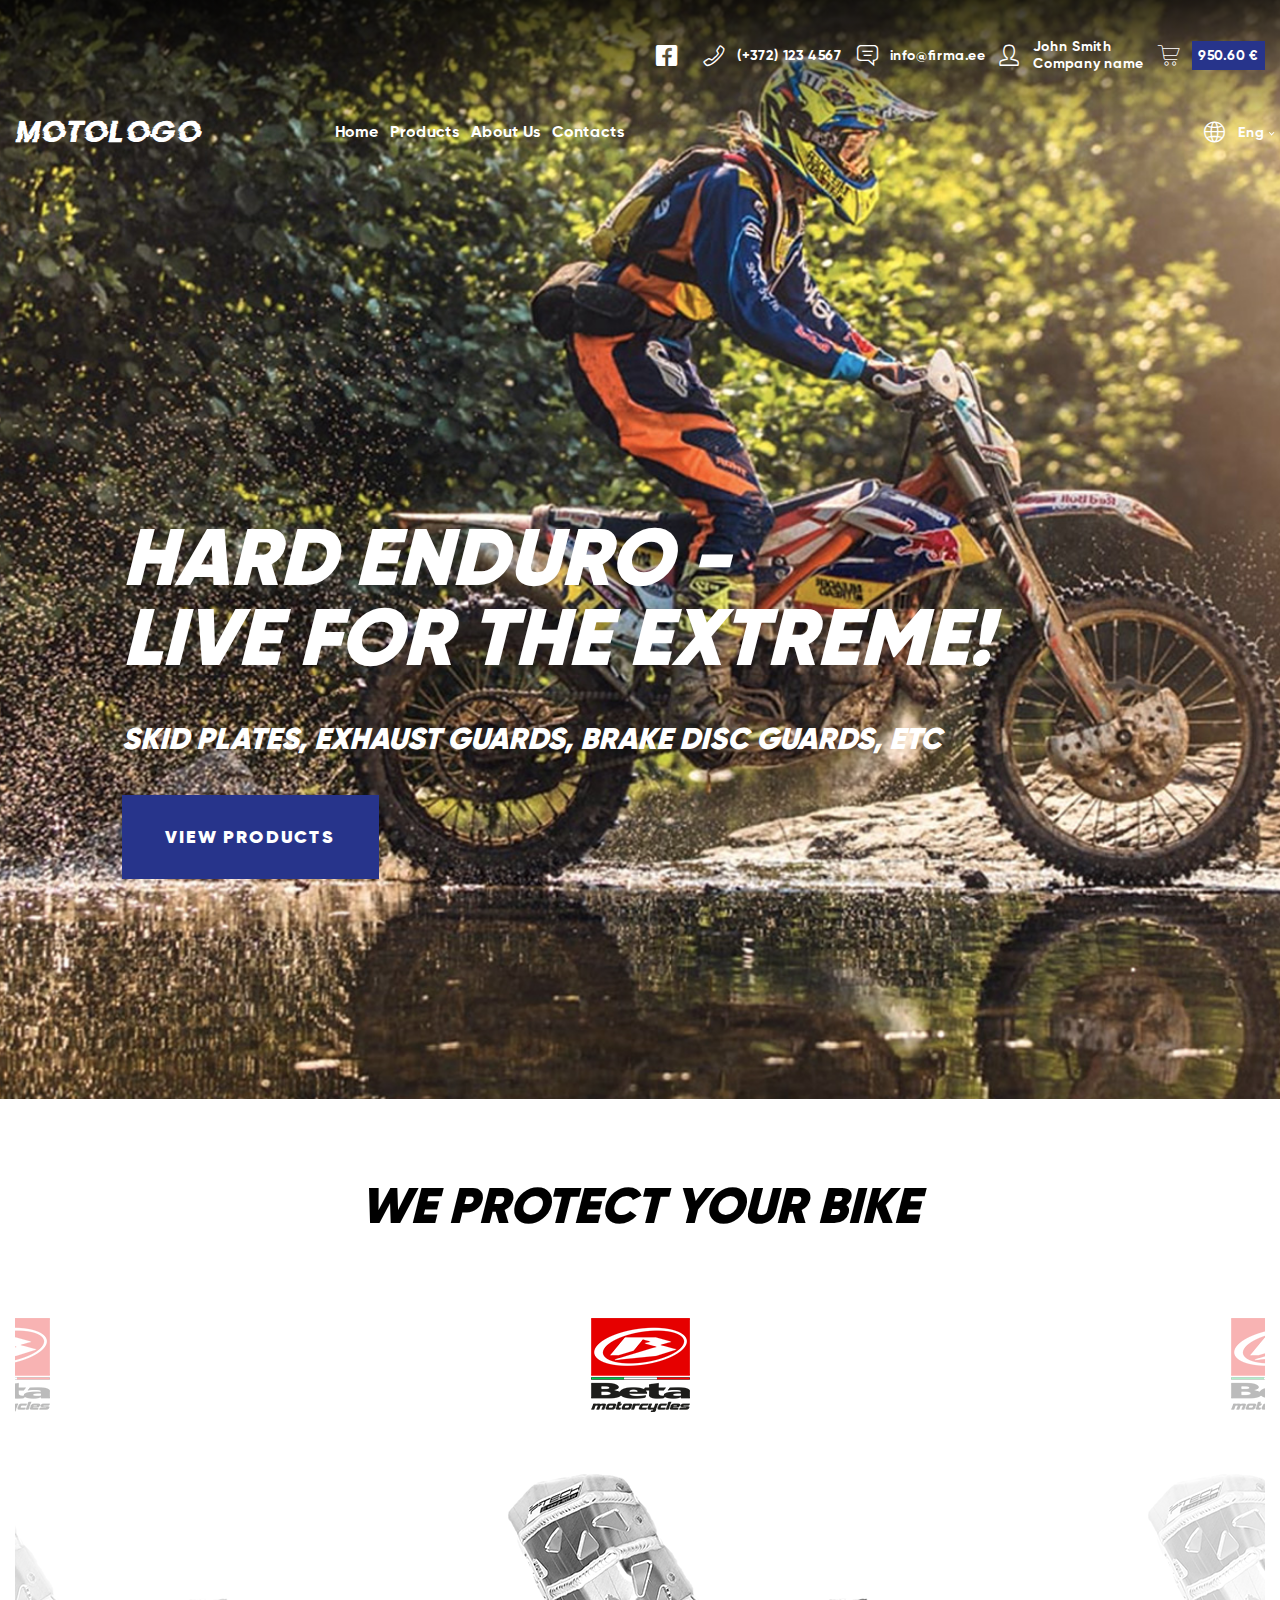
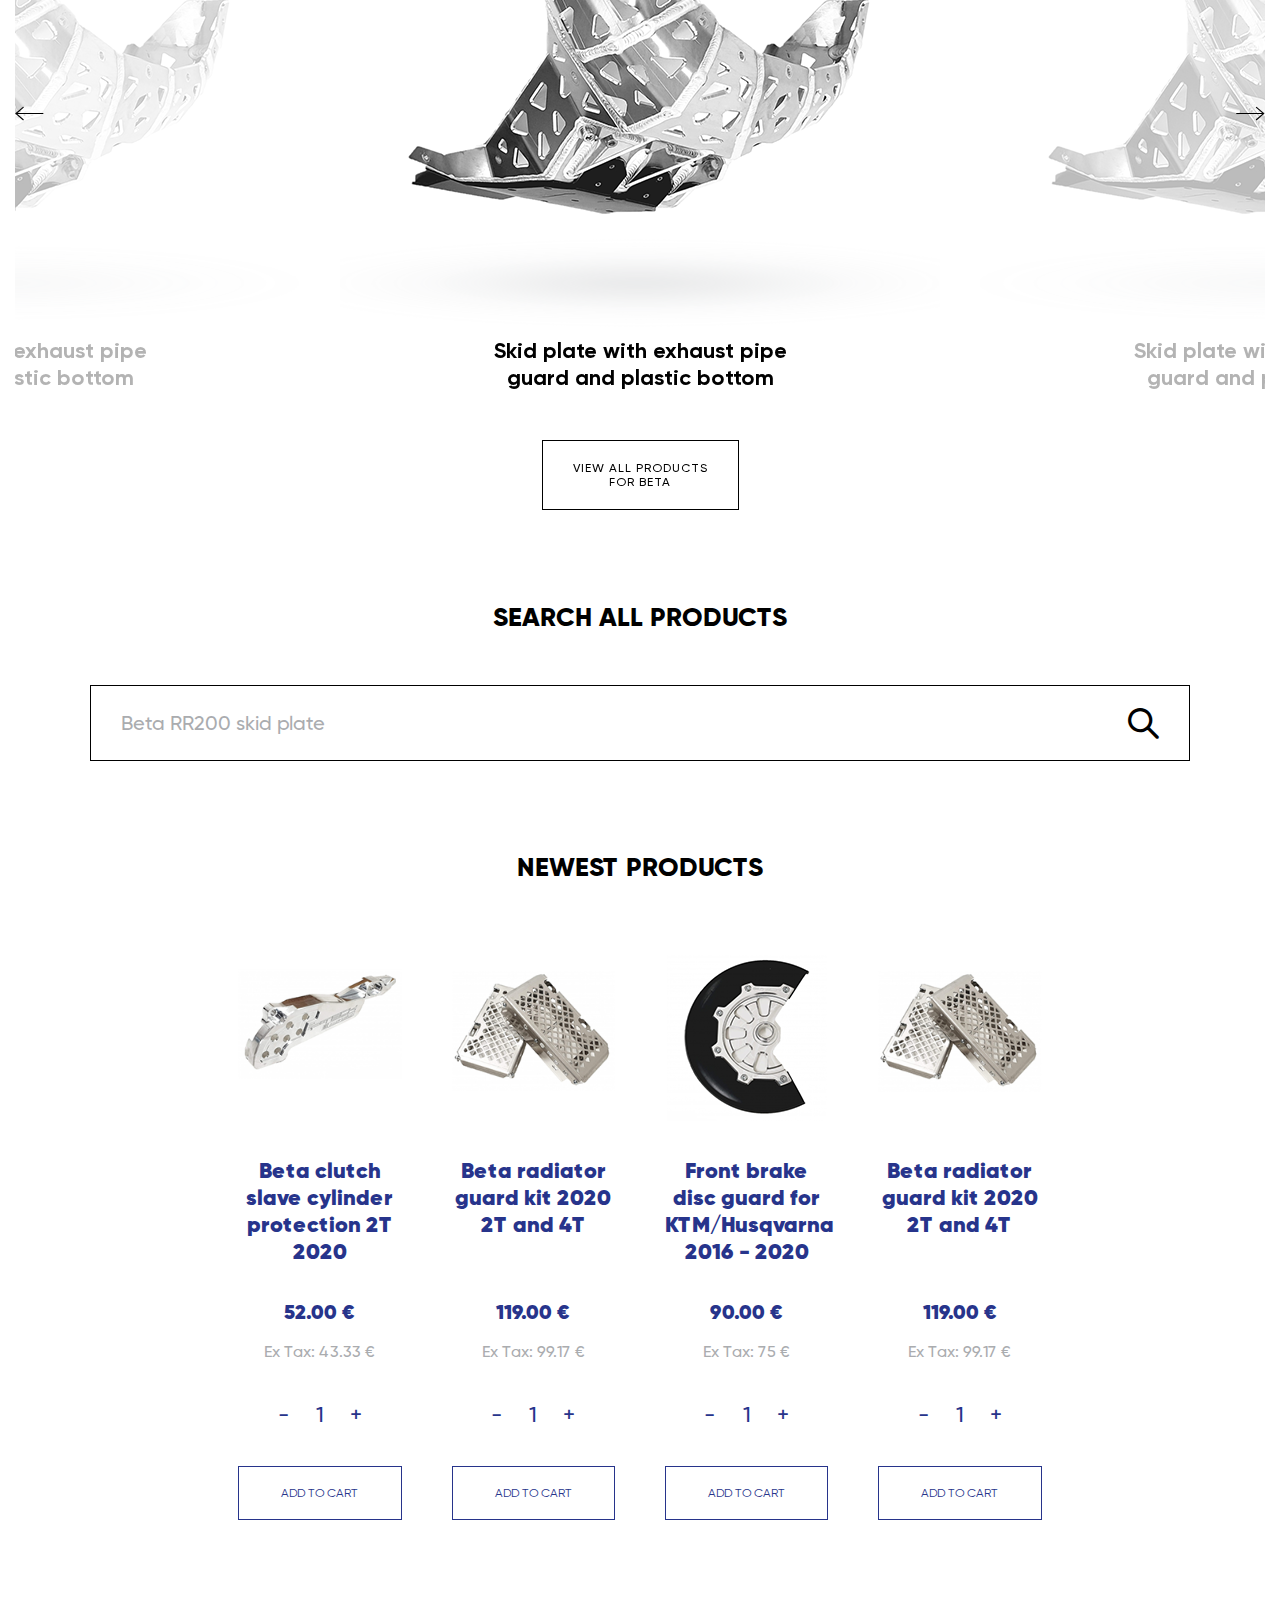
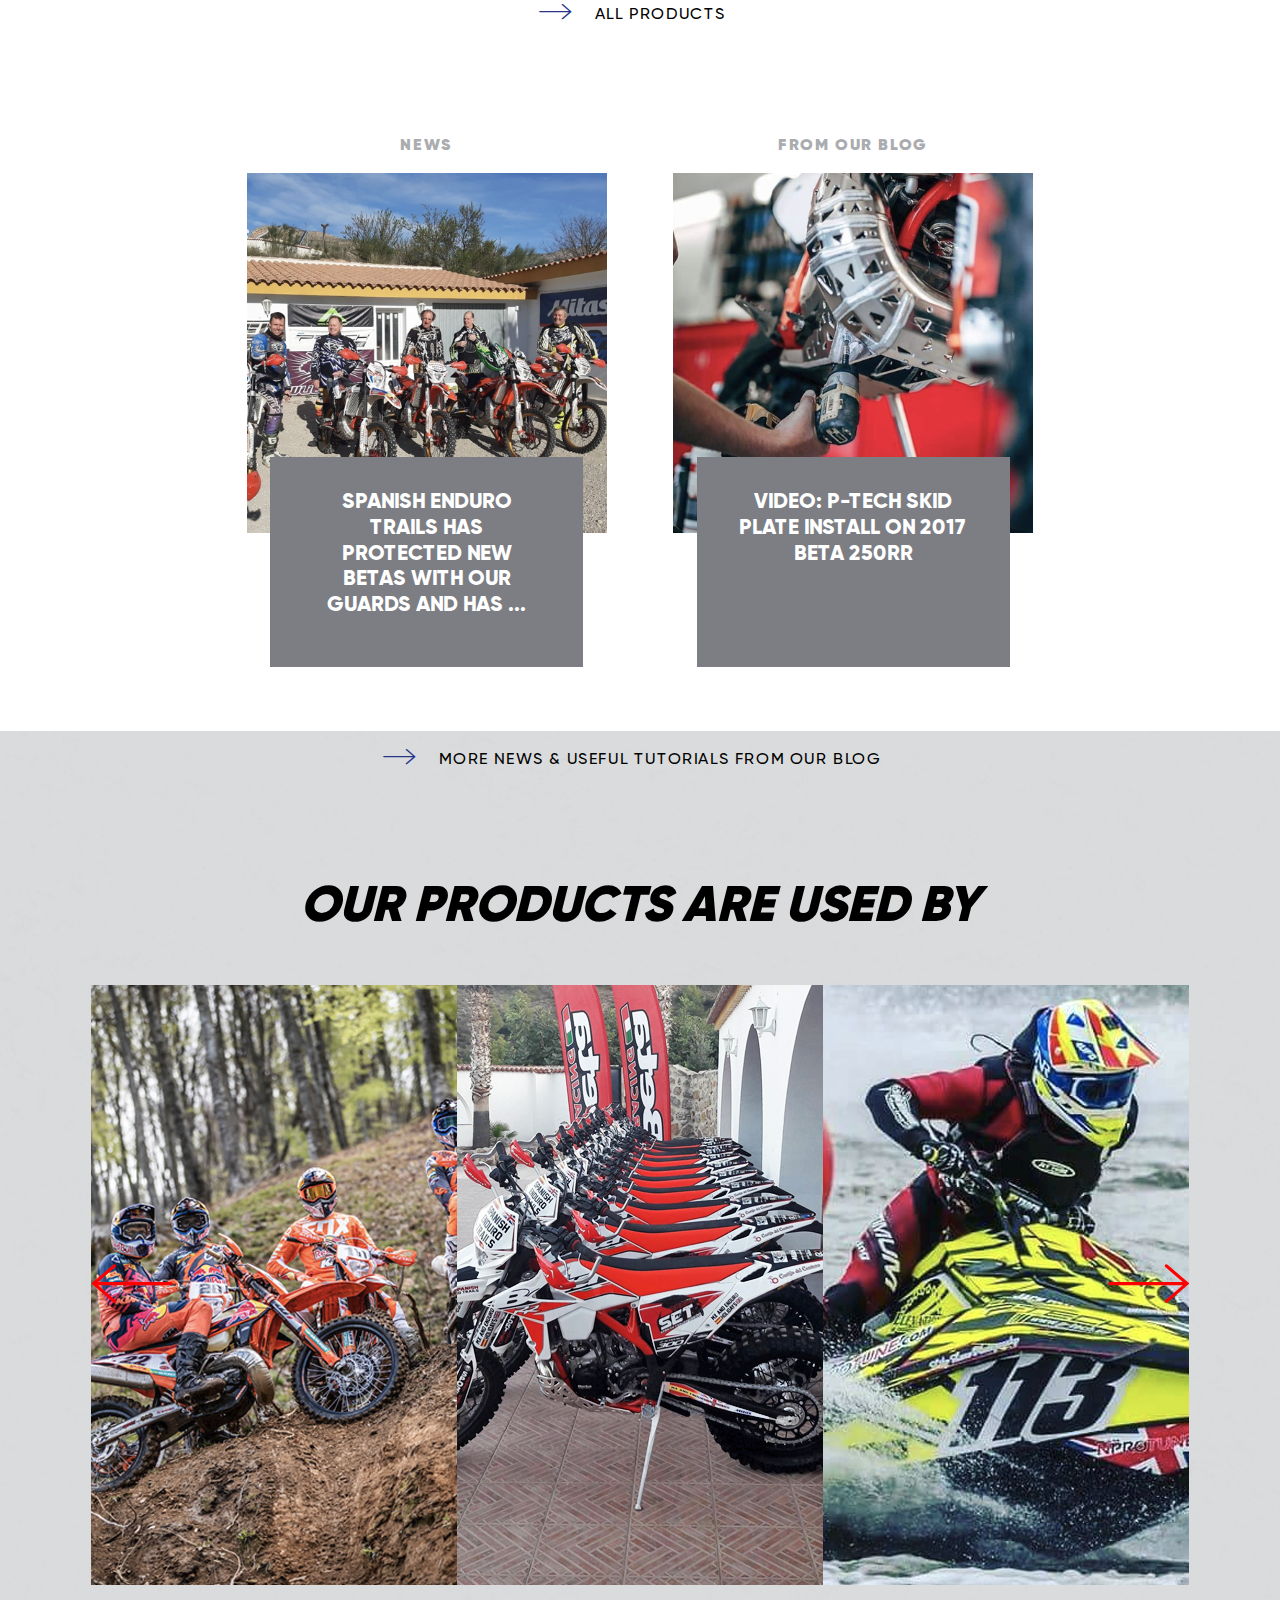
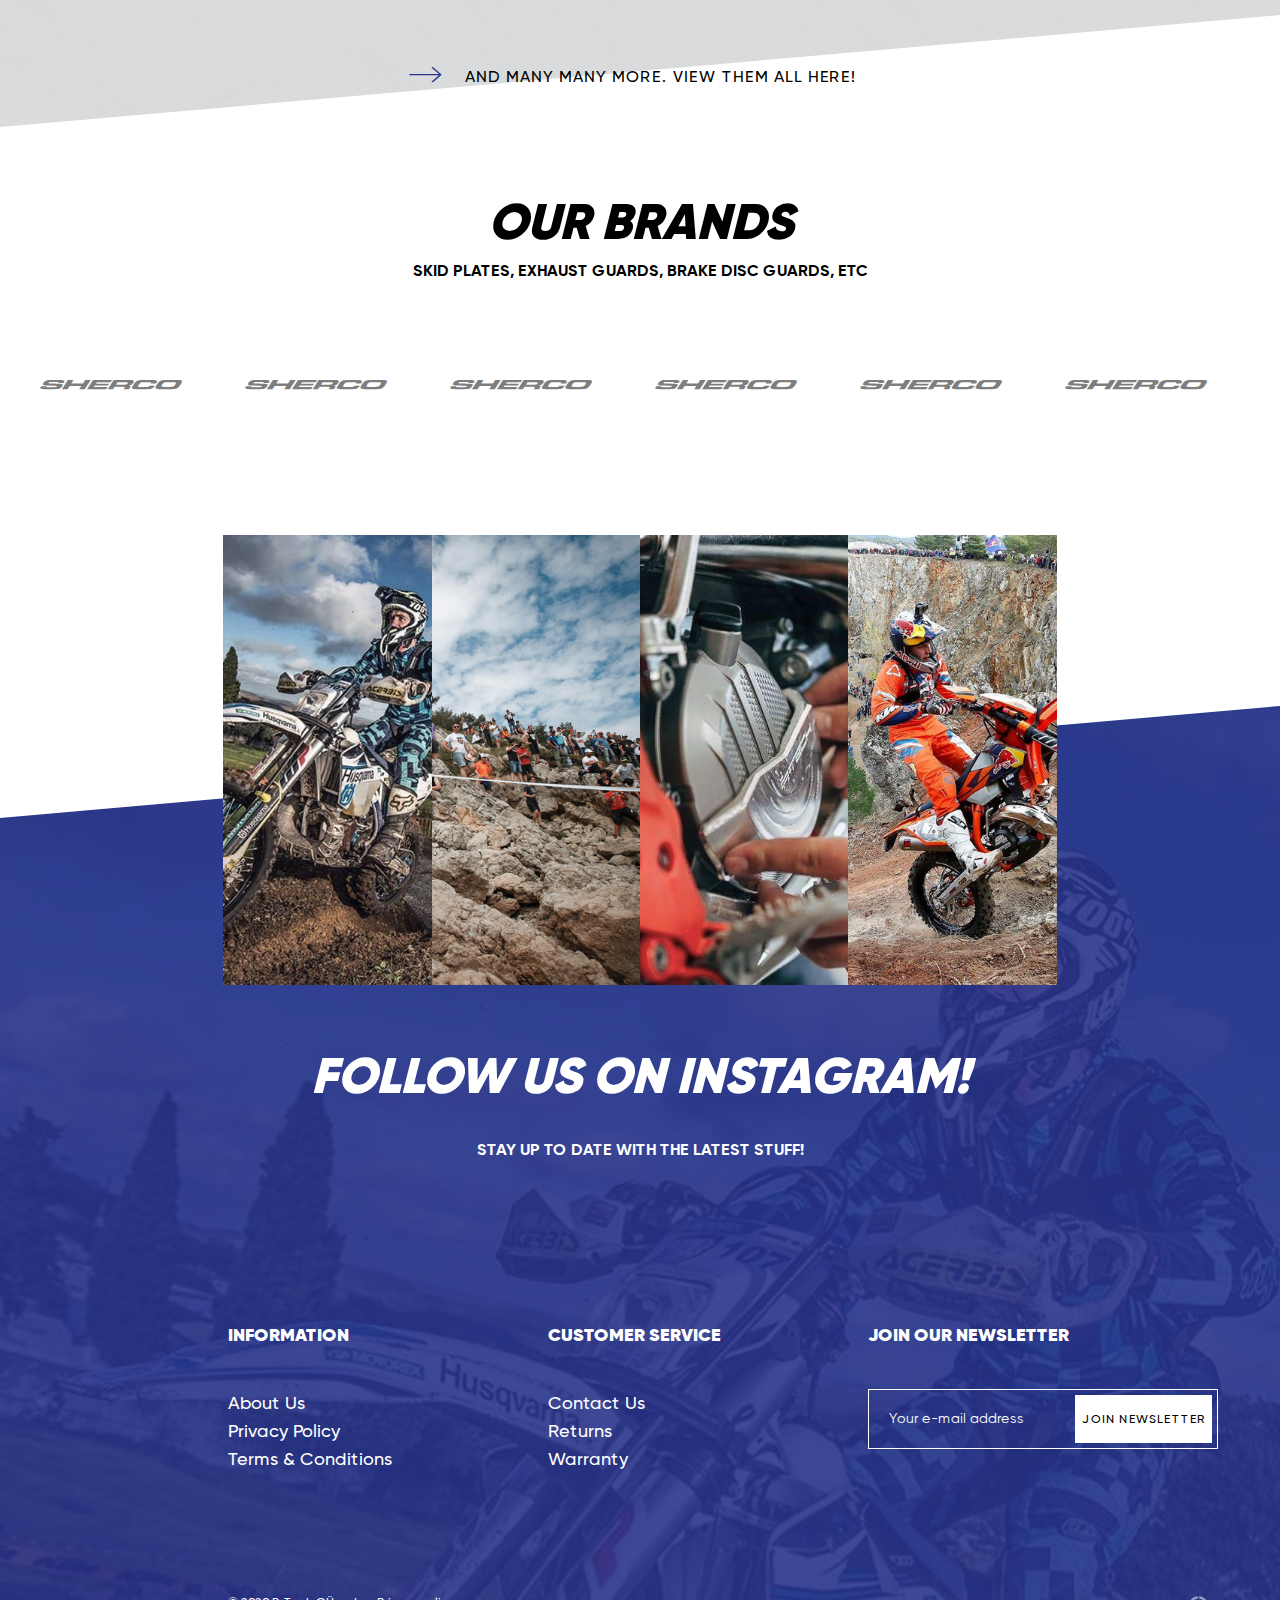
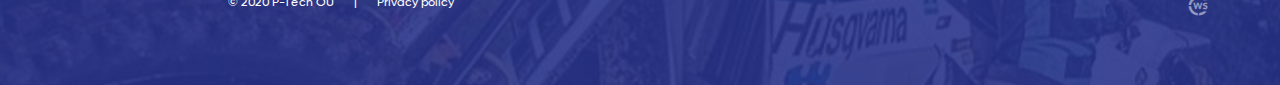
<file: index.html>
<!DOCTYPE html>
<html lang="ee">
<head>
<meta charset="UTF-8">
<meta name="viewport" content="width=device-width, initial-scale=1.0">
<meta name="viewport" content="width=device-width, user-scalable=no, initial-scale=1.0, maximum-scale=1.0, minimum-scale=1.0">
<title>Motologo</title>
<!-- Fonts start -->
<link rel="stylesheet" href="fonts/gilroy/boldid/stylesheet.css">
<link rel="stylesheet" href="fonts/gilroy/stylesheet.css">
<!-- ICONS -->
<link rel="stylesheet" href="icons/style.css">

<!-- Fonts finish -->
    <!-- Slider CSS-->
<link rel="stylesheet" href="css/swiper-bundle.min.css">
   <!-- Burger CSS-->
<link rel="stylesheet" href="hamburgers-master/dist/hamburgers.css">
<!-- Bootstrap Reboot CSS -->
<link rel="stylesheet" href="css/bootstrap-reboot.min.css">
<!-- Bootstrap CSS -->
<link rel="stylesheet" href="css/bootstrap.min.css">
<!-- Main CSS -->
<link rel="stylesheet" href="css/main.css">
<!-- Media Queries -->
<link rel="stylesheet" href="css/media_query.css">

</head>
<body class="js-body">
    <!-- Header start -->
<header class="header" id="header">
    <div class="container-fluid">
         <!-- Header MOBILE start -->
         <div class="row header__mobileView d-sm-none">
            <div class="col-4 d-sm-none">
                <a href="#" class="header__logo header__logo_mobileView ico ico-motologo">
                </a>
            </div>
            <div class="col-3 d-sm-none">
                <a href="#" class="header__username header__username_mobileView ico ico-konto">
                    <span>
                        John Smith
                    </span>
                </a>
            </div>
            <div class="col-3 d-sm-none">
                <a href="#" class="header__cart header__cart_mobileView ico ico-shopping-cart">
                    <span>
                        950.60 €
                    </span>
                </a>
            </div>
            <div class="col-2 d-sm-none">
                <button class="hamburger hamburger--spin" type="button">
                    <span class="hamburger-box">
                      <span class="hamburger-inner"></span>
                    </span>
                  </button>
            </div>
        </div>
         <!-- Header MOBILE finish -->
    </div>

    <div class="container">
        <div class="row">
            <div class="offset-xl-6 col-xl-6 col-md-12 d-none d-sm-block">
                <div class="header__info d-flex ml-auto">
                    <a href="#" class="header__social ico ico-fb">
                    </a>
                    <a href="tel:+372123456789" class="header__phone ico ico-tel">
                        <span>(+372) 123 4567</span>
                    </a>
                    <a href="mailto:info@lab-consult.com" class="header__mail ico ico-mail">
                        <span>
                            info@firma.ee
                        </span>
                    </a>
                    <a href="#" class="header__username ico ico-konto">
                        <span>
                            John Smith<br>
                            Company name
                        </span>
                    </a>
                    <a href="#" class="header__cart ico ico-shopping-cart">
                        <span>
                            950.60 €
                        </span>
                    </a>
                </div>
            </div>
        </div>
        <div class="row align-items-center sec-nav">
            <div class="col-md-3 col-sm-3 d-none d-sm-block">
                <a href="#" class="header__logo ico ico-motologo">
                </a>
            </div>
            <div class="col-xl-3 col-lg-5 col-md-5 col-sm-7 col-12 menu-collapse">
                <div class="header__nav d-flex">
                    <a href="#" class="header__menu">
                        Home
                    </a>
                    <a href="#" class="header__menu">
                        Products
                    </a>
                    <a href="#" class="header__menu">
                        About Us
                    </a>
                    <a href="#" class="header__menu">
                        Contacts
                    </a>
                </div>
            </div>
            <div class="offset-xl-5 offset-md-3 col-sm-1 d-sm-flex d-none d-sm-block">
                <a href="#" class="header__lang  ico ico-lang">
                    <span>
                        Eng
                    </span>
                </a>
            </div>
        </div>
        <div class="row">
            <div class="offset-1 col-10">
                <h1 class="header__title">
                    Hard enduro - <br>
                    live for the extreme!
                </h1>
            </div>
        </div>
        <div class="row">
            <div class="offset-1 col-10">
                <p class="header__text">
                    Skid plates, exhaust guards, brake disc guards, etc
                </p>
            </div>
        </div>
        <div class="row">
            <div class="offset-1 col-10">
                <a href="#" class="header__btn btn" id="myID">
                    View products
                </a>
            </div>
        </div>
    </div>
</header>
<!-- Header finish -->
     <!-- FixedHeader Start -->
<section class="fixedHeader d-none d-sm-block">
    <div class="container">
        <div class="row align-items-center sec-nav">
            <div class="col-md-3 col-sm-3 d-none d-sm-block">
                <a href="#" class="header__logo ico ico-motologo">
                </a>
            </div>
            <div class="col-xl-3 col-lg-5 col-md-5 col-sm-5 d-none d-sm-block">
                <div class="header__nav d-flex">
                    <a href="#" class="header__menu">
                        Home
                    </a>
                    <a href="#" class="header__menu">
                        Products
                    </a>
                    <a href="#" class="header__menu">
                        About Us
                    </a>
                    <a href="#" class="header__menu">
                        Contacts
                    </a>
                </div>
            </div>
            <div class="col-sm-2 col-md-2 col-lg-2 offset-xl-3 col-xl-2 d-none d-sm-block">
                <a href="#" class="header__cart ico ico-shopping-cart">
                    <span>
                        950.60 €
                    </span>
                </a>
            </div>
            <div class="col-sm-2 col-md-2 col-lg-2 col-xl-1 d-none d-sm-block">
                <a href="#" class="header__lang  ico ico-lang">
                    <span>
                        Eng
                    </span>
                </a>
            </div>
        </div>
    </div>
</section>
     <!-- FixedHeader finish -->



<!-- Protect start -->   
<section class="protect" id="protect">
    <div class="container">
        <div class="row">
            <div class="col-12">
                <h1 class="protect__title">
                    We protect your bike
                </h1>
            </div>
        </div>
        <!-- Protect slider start -->  
            <!-- Slider main container -->
        <div class="swiper-container swiper__bikeSlider">
            <div class="swiper-wrapper">
                <div class="swiper-slide">
                    <div class="protect__sliderWrap">
                        <div class="protect__company-logo protect__company-logo2"></div>
                        <div class="protect__protection protect__protection2"></div>
                        <div class="protect__shadow protect__shadow2"></div>
                        <div class="protect__text protect__text2">
                            Skid plate with exhaust pipe guard
                            and plastic bottom
                        </div>
                        <div class="protect__btn view-visit__btn btn">
                            View all products
                            for Beta
                        </div>
                    </div>
                </div>
                <div class="swiper-slide">
                    <div class="protect__sliderWrap">
                        <div class="protect__company-logo protect__company-logo2"></div>
                        <div class="protect__protection protect__protection2"></div>
                        <div class="protect__shadow protect__shadow2"></div>
                        <div class="protect__text protect__text2">
                            Skid plate with exhaust pipe guard
                            and plastic bottom
                        </div>
                        <div class="protect__btn view-visit__btn btn">
                            View all products
                            for Beta
                        </div>
                    </div>
                </div>
                <div class="swiper-slide">
                    <div class="protect__sliderWrap">
                        <div class="protect__company-logo protect__company-logo2"></div>
                        <div class="protect__protection protect__protection2"></div>
                        <div class="protect__shadow protect__shadow2"></div>
                        <div class="protect__text protect__text2">
                            Skid plate with exhaust pipe guard
                            and plastic bottom
                        </div>
                        <div class="protect__btn view-visit__btn btn">
                            View all products
                            for Beta
                        </div>
                    </div>
                </div>
                <div class="swiper-slide">
                    <div class="protect__sliderWrap">
                        <div class="protect__company-logo protect__company-logo2"></div>
                        <div class="protect__protection protect__protection2"></div>
                        <div class="protect__shadow protect__shadow2"></div>
                        <div class="protect__text protect__text2">
                            Skid plate with exhaust pipe guard
                            and plastic bottom
                        </div>
                        <div class="protect__btn view-visit__btn btn">
                            View all products
                            for Beta
                        </div>
                    </div>
                </div>
                <div class="swiper-slide">
                    <div class="protect__sliderWrap">
                        <div class="protect__company-logo protect__company-logo2"></div>
                        <div class="protect__protection protect__protection2"></div>
                        <div class="protect__shadow protect__shadow2"></div>
                        <div class="protect__text protect__text2">
                            Skid plate with exhaust pipe guard
                            and plastic bottom
                        </div>
                        <div class="protect__btn view-visit__btn btn">
                            View all products
                            for Beta
                        </div>
                    </div>
                </div>
            </div>
            <!-- Add Arrows -->
            <div class="ico ico-arr-right"></div>
            <div class="ico ico-arr-left"></div>  
        </div> 
        <!-- Protect slider finish --> 
        <!-- <div class="row">
            <div class="col-12">
                
            </div> 
        </div>  -->
    </div>
</section>

<!-- Protect finish -->
<!-- Search start -->
<section class="search" id="search">
    <div class="container">
        <div class="row">
            <div class="col-12">
                <h4 class="search__title">
                    Search all products
                </h4>
            </div> 
        </div> 
        <div class="row">
            <div class="col-12">
                <div class="ico ico-luup search__wrap">
                    <input type="text" class="search__input" placeholder="Beta RR200 skid plate">
                </div>
            </div> 
        </div>
    </div>
</section>
<!-- Search finish -->

<!-- NewProd start -->
<section class="newProd" id="newProd">
    <div class="container">
        <div class="row">
            <div class="col-12">
                <h4 class="newProd__title">
                    Newest products
                </h4>
            </div> 
        </div> 
        <div class="row">
            <div class="col-xl-2 offset-xl-2 col-6">
                <div class="newProd__wrap">
                    <div class="newProd__imgWrap">
                        <div class="newProd__prodImg newProd__prodImg1"></div>
                    </div>
                    <h6 class="newProd__name">
                        Beta clutch slave cylinder protection 2T 2020
                    </h6>
                    <div class="newProd__shopWrap">
                        <p class="newProd__price">
                            52.00 €
                        </p>
                        <p class="newProd__taxPrice">
                            Ex Tax: 43.33 €
                        </p>
                        <div class="newProd__countWrap">
                            <a href="#" class="newProd__coutMin">-</a>
                            <div class="newProd__countNum">1</div>
                            <a href="#"  class="newProd__countPlus">+</a>
                        </div>
                        <div class="newProd__btn btn">
                            Add to cart
                        </div>
                    </div>
                </div>
            </div>
            <div class="col-xl-2 col-6">
                <div class="newProd__wrap">
                    <div class="newProd__imgWrap">
                        <div class="newProd__prodImg newProd__prodImg2"></div>
                    </div>
                    <h6 class="newProd__name">
                        Beta radiator guard kit 2020 2T and 4T
                    </h6>
                    <div class="newProd__shopWrap">
                        <p class="newProd__price">
                            119.00 €
                        </p>
                        <p class="newProd__taxPrice">
                            Ex Tax: 99.17 €
                        </p>
                        <div class="newProd__countWrap">
                            <a href="#" class="newProd__coutMin">-</a>
                            <div class="newProd__countNum">1</div>
                            <a href="#"  class="newProd__countPlus">+</a>
                        </div>
                        <div class="newProd__btn btn">
                            Add to cart
                        </div>
                    </div>
                </div>
            </div>
            <div class="col-xl-2 col-6">
                <div class="newProd__wrap">
                    <div class="newProd__imgWrap">
                        <div class="newProd__prodImg newProd__prodImg3"></div>
                    </div>
                    <h6 class="newProd__name">
                        Front brake disc guard for KTM/Husqvarna 2016 - 2020
                    </h6>
                    <div class="newProd__shopWrap">
                        <p class="newProd__price">
                            90.00 €
                        </p>
                        <p class="newProd__taxPrice">
                            Ex Tax: 75 €
                        </p>
                        <div class="newProd__countWrap">
                            <a href="#" class="newProd__coutMin">-</a>
                            <div class="newProd__countNum">1</div>
                            <a href="#"  class="newProd__countPlus">+</a>
                        </div>
                        <div class="newProd__btn btn">
                            Add to cart
                        </div>
                    </div>
                </div>
            </div>
            <div class="col-xl-2 col-6">
                <div class="newProd__wrap">
                    <div class="newProd__imgWrap">
                        <div class="newProd__prodImg newProd__prodImg4"></div>
                    </div>
                    <h6 class="newProd__name">
                        Beta radiator guard kit 2020 2T and 4T
                    </h6>
                    <div class="newProd__shopWrap">
                        <p class="newProd__price">
                            119.00 €
                        </p>
                        <p class="newProd__taxPrice">
                            Ex Tax: 99.17 €
                        </p>
                        <div class="newProd__countWrap">
                            <a href="#" class="newProd__coutMin">-</a>
                            <div class="newProd__countNum">1</div>
                            <a href="#"  class="newProd__countPlus">+</a>
                        </div>
                        <div class="newProd__btn btn">
                            Add to cart
                        </div>
                    </div>
                </div>
            </div>
        </div>
        <div class="row">
            <div class="col-12">
                <a href="#" class="newProd__button btn__info btn ico ico-arr-right">
                    <span>All products</span>
                </a>
            </div>
        </div>
    </div>
</section>
<!-- NewProd finish -->

<!-- NewsBlog start -->
<section class="newsBlog" id="newsBlog">
    <div class="container">
        <div class="row">
            <div class="offset-md-2 col-md-4 col-12">
                <div class="newsBlog__wrap">
                    <h6 class="newsBlog__title">
                        News
                    </h6>
                    <div class="newsBlog__img newsBlog__img1"></div>
                    <div class="newsBlog__text">
                        Spanish Enduro Trails has protected new Betas with OUR guards and has ...
                    </div>
                </div>
            </div>
            <div class="col-md-4 col-12">
                <div class="newsBlog__wrap">
                    <h6 class="newsBlog__title">
                        From our blog
                    </h6>
                    <div class="newsBlog__img newsBlog__img2"></div>
                    <div class="newsBlog__text">
                        VIDEO: P-Tech Skid Plate Install On 2017 Beta 250RR
                    </div>
                </div>
            </div>
        </div>
        <div class="row">
            <div class="col-12">
                <a href="#" class="newsBlog__button btn__info btn ico ico-arr-right">
                    <span>More news & useful tutorials from our blog</span>
                </a>
            </div>
        </div>
    </div>
</section>
<!-- NewsBlog finish -->


<!-- UsedBy start -->
<section class="usedBy" id="usedBy">
    <div class="sect__bg sect__bg_usedBy sect__bg_usedBy1">
        <div class="sect__bgImg sect__bgImg_usedBy">
        </div>
    </div>
    <div class="container">
        <div class="row">
            <div class="col-12">
                <h2 class="usedBy__title">
                    Our products are used by
                </h2>
            </div>
        </div>
        <!-- UsedBy slider start -->  
        <!-- Slider main container -->
        <div class="swiper-container swiper__usedbySlider">
            <div class="swiper-wrapper">
                <div class="swiper-slide">
                    <div class="usedBy__sliderWrap">
                        <div class="usedBy__img usedBy__img1">
                            <div class="usedBy__overlay">
                                <h3 class="usedBy__heading">
                                    Spanish Enduro Trails
                                </h3>
                                <a href="#" class="view-visit__btn view-visit__btn_slider">
                                    Visit team´s
                                    web page
                                </a>
                            </div>
                        </div>
                    </div>
                </div>
                <div class="swiper-slide">
                    <div class="usedBy__sliderWrap">
                        <div class="usedBy__img usedBy__img2">
                            <div class="usedBy__overlay">
                                <h3 class="usedBy__heading">
                                    Spanish Enduro Trails
                                </h3>
                                <a href="#" class="view-visit__btn view-visit__btn_slider">
                                    Visit team´s
                                    web page
                                </a>
                            </div>
                        </div>
                    </div>
                </div>
                <div class="swiper-slide">
                    <div class="usedBy__sliderWrap">
                        <div class="usedBy__img usedBy__img3">
                            <div class="usedBy__overlay">
                                <h3 class="usedBy__heading">
                                    Spanish Enduro Trails
                                </h3>
                                <a href="#" class="view-visit__btn view-visit__btn_slider">
                                    Visit team´s
                                    web page
                                </a>
                            </div>
                        </div>
                    </div>
                </div>
               
            </div>
            <!-- Add Arrows -->
            <div class="ico ico-arr-right"></div>
            <div class="ico ico-arr-left"></div>  
        </div> 
        <!-- UsedBy slider finish --> 
        <div class="row">
            <div class="col-12">
                <a href="#" class="usedBy__button btn__info btn ico ico-arr-right">
                    <span>And many many more. View them all here!</span>
                </a>
            </div>
        </div>
    </div>
</section>
<!-- UsedBy finish -->

<!-- Brands start -->
<section class="brands" id="brands">
    <div class="container">
        <div class="row">
            <div class="col-12">
                <h2 class="brands__title">
                    Our brands
                </h2>
            </div>
        </div>
        <div class="row">
            <div class="col-12">
                <p class="brands__text">
                    Skid plates, exhaust guards, brake disc guards, etc
                </p>
            </div>
        </div>
        <div class="brands__wrap">
            <div class="row">
                <div class="col-4 col-md-2">
                    <div class="brands__logo ico ico-sherco"></div>
                </div>
                <div class="col-4 col-md-2">
                    <div class="brands__logo ico ico-sherco"></div>
                </div>
                <div class="col-4 col-md-2">
                    <div class="brands__logo ico ico-sherco"></div>
                </div>
                <div class="col-4 col-md-2">
                    <div class="brands__logo ico ico-sherco"></div>
                </div>
                <div class="col-4 col-md-2">
                    <div class="brands__logo ico ico-sherco"></div>
                </div>
                <div class="col-4 col-md-2">
                    <div class="brands__logo ico ico-sherco"></div>
                </div>
            </div>
        </div>
    </div>
</section>
<!-- Brands finish -->


<!-- Follow start -->
<section class="follow" id="follow">
    <div class="container">
        <div class="row no-gutters">
            <div class="offset-md-2 col-md-2 col-3">
                <div class="follow__img follow__img1"></div>
            </div>
            <div class="col-3 col-md-2">
                <div class="follow__img follow__img2"></div>
            </div>
            <div class="col-3 col-md-2">
                <div class="follow__img follow__img3"></div>
            </div>
            <div class="col-3 col-md-2">
                <div class="follow__img follow__img4"></div>
            </div>
        </div>
        <div class="row">
            <div class="col-12">
                <h2 class="follow__title">
                    Follow us on instagram!
                </h2>
            </div>
        </div>
        <div class="row">
            <div class="col-12">
                <p class="follow__text">
                    Stay up to date with the latest stuff!
                </p>
            </div>
        </div>
    </div>
</section>
<!-- Follow finish -->

<!-- Footer start -->
<footer class="footer" id="footer">
    <div class="sect__bg sect__bg_footer">
        <div class="sect__bgImg sect__bgImg_footer">
        </div>
    </div>
    <div class="container">
        <div class="row">
            <div class="offset-lg-2 col-lg-3 col-6">
                <h6 class="footer__title">
                    Information
                </h6>
                <div class="footer__navWrap">
                    <a href="#" class="footer__nav">
                        About Us
                    </a>
                    <a href="#" class="footer__nav">
                        Privacy Policy
                    </a>
                    <a href="#" class="footer__nav">
                        Terms & Conditions
                    </a>
                </div>
            </div>
            <div class="col-lg-3 col-6">
                <h6 class="footer__title">
                    Customer Service
                </h6>
                <div class="footer__navWrap">
                    <a href="#" class="footer__nav">
                        Contact Us
                    </a>
                    <a href="#" class="footer__nav">
                        Returns
                    </a>
                    <a href="#" class="footer__nav">
                        Warranty
                    </a>
                </div>
            </div>
            <div class="col-lg-3 col-6">
                <h6 class="footer__title">
                    Join OUR newsletter
                </h6>
                <label class="footer__actWrap d-flex">
                   <input type="text" class="footer__input" placeholder="Your e-mail address">
                   <button class="footer__btn btn">
                        Join newsletter
                   </button>
                </label>
            </div>
        </div>
        <div class="row">
            <div class="offset-lg-2 col-md-3 col-6 ">
                <div class="footer__privWrap">
                    <p class="footer__priv">
                        © 2020 P-Tech OÜ
                    </p>
                    <p class="footer__priv">
                        |
                    </p>
                    <a href="#" class="footer__priv">
                        Privacy policy
                    </a>
                </div>
            </div>
            <div class="offset-4 offset-md-8 offset-lg-6 col-1 footer__privWrap">
                <div class="footer__svg ico ico-ws">
                </div>
            </div>
        </div>
    </div>
</footer>

<!-- Footer finish -->

</body>

<!-- Slider JS-->
<script src="js/swiper-bundle.min.js"></script>
<script src="js/main.js"></script>
</html>
</file>
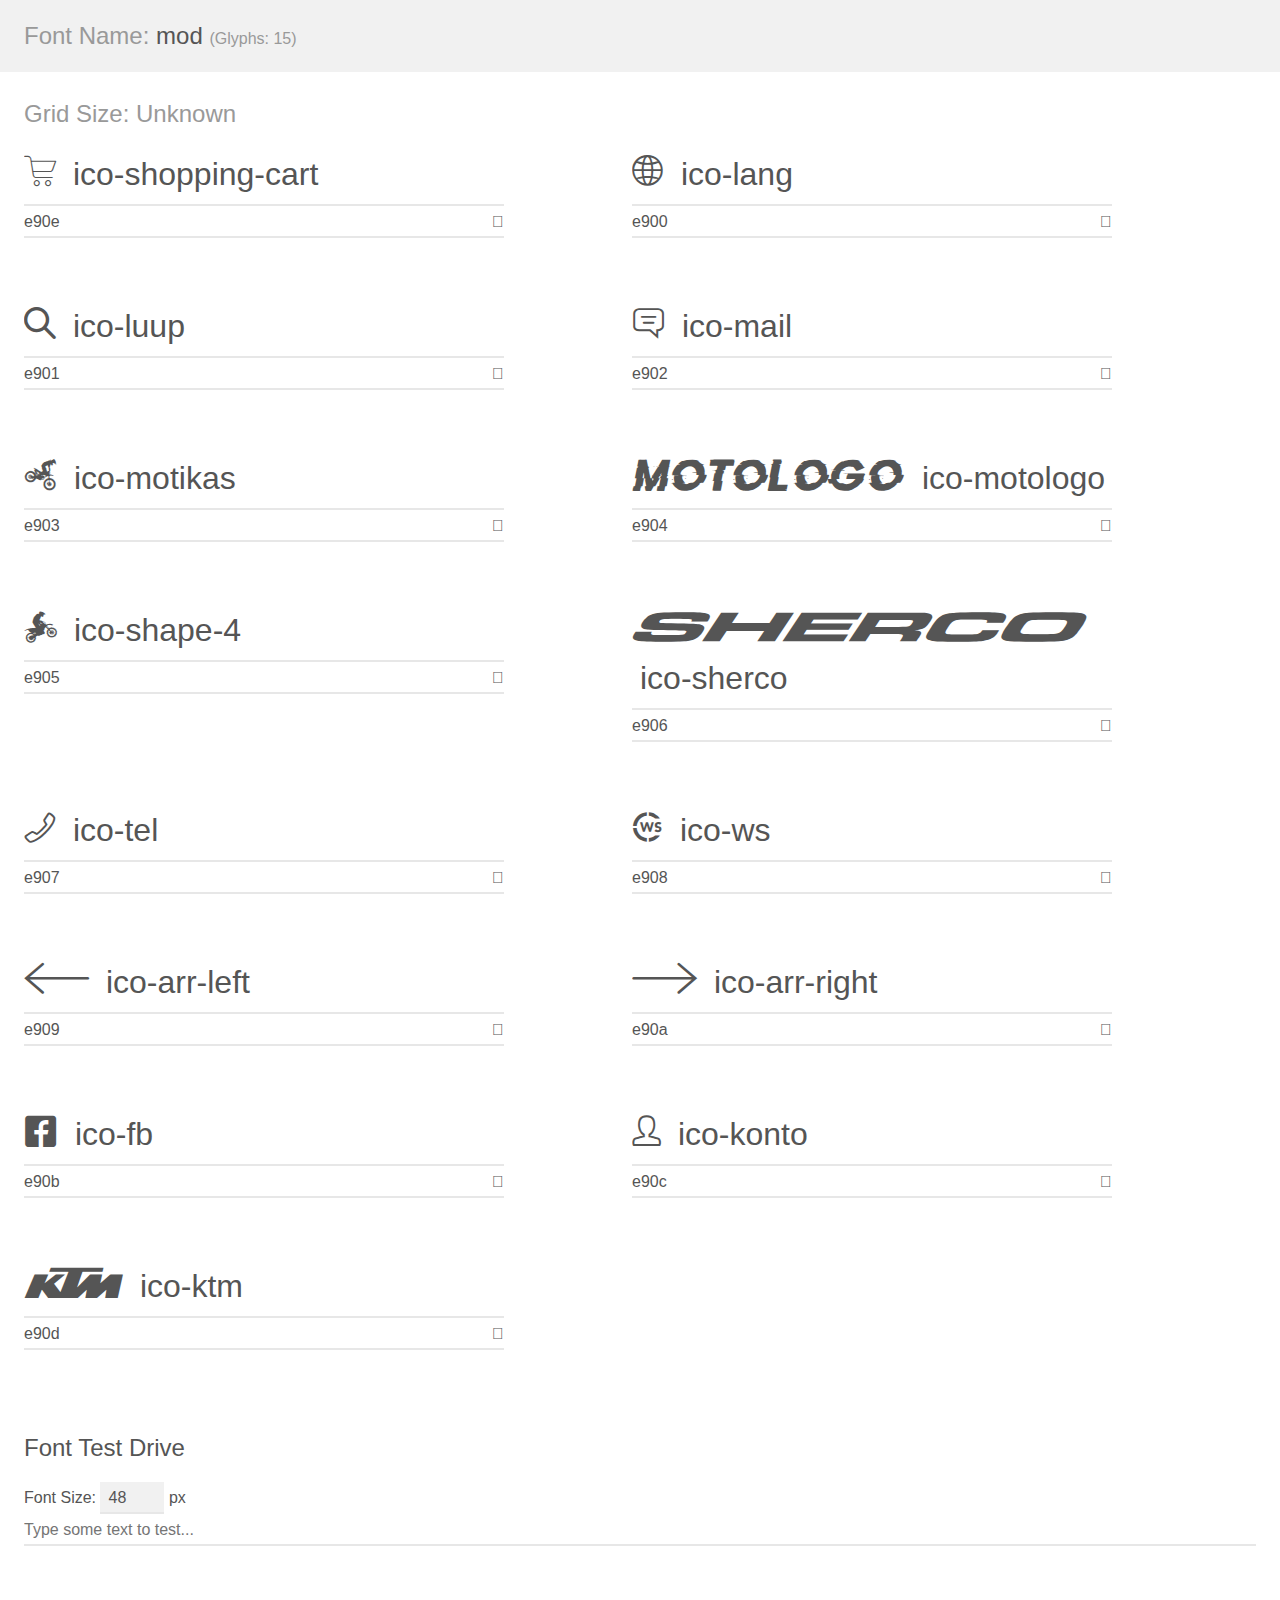
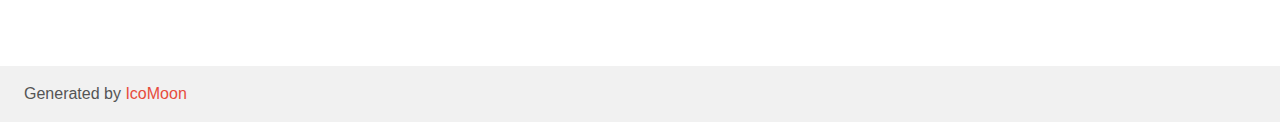
<file: icons/demo.html>
<!doctype html>
<html>
<head>
    <meta charset="utf-8">
    <title>IcoMoon Demo</title>
    <meta name="description" content="An Icon Font Generated By IcoMoon.io">
    <meta name="viewport" content="width=device-width, initial-scale=1">
    <link rel="stylesheet" href="demo-files/demo.css">
    <link rel="stylesheet" href="style.css"></head>
<body>
    <div class="bgc1 clearfix">
        <h1 class="mhmm mvm"><span class="fgc1">Font Name:</span> mod <small class="fgc1">(Glyphs:&nbsp;15)</small></h1>
    </div>
    <div class="clearfix mhl ptl">
        <h1 class="mvm mtn fgc1">Grid Size: Unknown</h1>
        <div class="glyph fs1">
            <div class="clearfix bshadow0 pbs">
                <span class="ico ico-shopping-cart"></span>
                <span class="mls"> ico-shopping-cart</span>
            </div>
            <fieldset class="fs0 size1of1 clearfix hidden-false">
                <input type="text" readonly value="e90e" class="unit size1of2" />
                <input type="text" maxlength="1" readonly value="&#xe90e;" class="unitRight size1of2 talign-right" />
            </fieldset>
            <div class="fs0 bshadow0 clearfix hidden-true">
                <span class="unit pvs fgc1">liga: </span>
                <input type="text" readonly value="" class="liga unitRight" />
            </div>
        </div>
        <div class="glyph fs1">
            <div class="clearfix bshadow0 pbs">
                <span class="ico ico-lang"></span>
                <span class="mls"> ico-lang</span>
            </div>
            <fieldset class="fs0 size1of1 clearfix hidden-false">
                <input type="text" readonly value="e900" class="unit size1of2" />
                <input type="text" maxlength="1" readonly value="&#xe900;" class="unitRight size1of2 talign-right" />
            </fieldset>
            <div class="fs0 bshadow0 clearfix hidden-true">
                <span class="unit pvs fgc1">liga: </span>
                <input type="text" readonly value="" class="liga unitRight" />
            </div>
        </div>
        <div class="glyph fs1">
            <div class="clearfix bshadow0 pbs">
                <span class="ico ico-luup"></span>
                <span class="mls"> ico-luup</span>
            </div>
            <fieldset class="fs0 size1of1 clearfix hidden-false">
                <input type="text" readonly value="e901" class="unit size1of2" />
                <input type="text" maxlength="1" readonly value="&#xe901;" class="unitRight size1of2 talign-right" />
            </fieldset>
            <div class="fs0 bshadow0 clearfix hidden-true">
                <span class="unit pvs fgc1">liga: </span>
                <input type="text" readonly value="" class="liga unitRight" />
            </div>
        </div>
        <div class="glyph fs1">
            <div class="clearfix bshadow0 pbs">
                <span class="ico ico-mail"></span>
                <span class="mls"> ico-mail</span>
            </div>
            <fieldset class="fs0 size1of1 clearfix hidden-false">
                <input type="text" readonly value="e902" class="unit size1of2" />
                <input type="text" maxlength="1" readonly value="&#xe902;" class="unitRight size1of2 talign-right" />
            </fieldset>
            <div class="fs0 bshadow0 clearfix hidden-true">
                <span class="unit pvs fgc1">liga: </span>
                <input type="text" readonly value="" class="liga unitRight" />
            </div>
        </div>
        <div class="glyph fs1">
            <div class="clearfix bshadow0 pbs">
                <span class="ico ico-motikas"></span>
                <span class="mls"> ico-motikas</span>
            </div>
            <fieldset class="fs0 size1of1 clearfix hidden-false">
                <input type="text" readonly value="e903" class="unit size1of2" />
                <input type="text" maxlength="1" readonly value="&#xe903;" class="unitRight size1of2 talign-right" />
            </fieldset>
            <div class="fs0 bshadow0 clearfix hidden-true">
                <span class="unit pvs fgc1">liga: </span>
                <input type="text" readonly value="" class="liga unitRight" />
            </div>
        </div>
        <div class="glyph fs1">
            <div class="clearfix bshadow0 pbs">
                <span class="ico ico-motologo"></span>
                <span class="mls"> ico-motologo</span>
            </div>
            <fieldset class="fs0 size1of1 clearfix hidden-false">
                <input type="text" readonly value="e904" class="unit size1of2" />
                <input type="text" maxlength="1" readonly value="&#xe904;" class="unitRight size1of2 talign-right" />
            </fieldset>
            <div class="fs0 bshadow0 clearfix hidden-true">
                <span class="unit pvs fgc1">liga: </span>
                <input type="text" readonly value="" class="liga unitRight" />
            </div>
        </div>
        <div class="glyph fs1">
            <div class="clearfix bshadow0 pbs">
                <span class="ico ico-shape-4"></span>
                <span class="mls"> ico-shape-4</span>
            </div>
            <fieldset class="fs0 size1of1 clearfix hidden-false">
                <input type="text" readonly value="e905" class="unit size1of2" />
                <input type="text" maxlength="1" readonly value="&#xe905;" class="unitRight size1of2 talign-right" />
            </fieldset>
            <div class="fs0 bshadow0 clearfix hidden-true">
                <span class="unit pvs fgc1">liga: </span>
                <input type="text" readonly value="" class="liga unitRight" />
            </div>
        </div>
        <div class="glyph fs1">
            <div class="clearfix bshadow0 pbs">
                <span class="ico ico-sherco"></span>
                <span class="mls"> ico-sherco</span>
            </div>
            <fieldset class="fs0 size1of1 clearfix hidden-false">
                <input type="text" readonly value="e906" class="unit size1of2" />
                <input type="text" maxlength="1" readonly value="&#xe906;" class="unitRight size1of2 talign-right" />
            </fieldset>
            <div class="fs0 bshadow0 clearfix hidden-true">
                <span class="unit pvs fgc1">liga: </span>
                <input type="text" readonly value="" class="liga unitRight" />
            </div>
        </div>
        <div class="glyph fs1">
            <div class="clearfix bshadow0 pbs">
                <span class="ico ico-tel"></span>
                <span class="mls"> ico-tel</span>
            </div>
            <fieldset class="fs0 size1of1 clearfix hidden-false">
                <input type="text" readonly value="e907" class="unit size1of2" />
                <input type="text" maxlength="1" readonly value="&#xe907;" class="unitRight size1of2 talign-right" />
            </fieldset>
            <div class="fs0 bshadow0 clearfix hidden-true">
                <span class="unit pvs fgc1">liga: </span>
                <input type="text" readonly value="" class="liga unitRight" />
            </div>
        </div>
        <div class="glyph fs1">
            <div class="clearfix bshadow0 pbs">
                <span class="ico ico-ws"></span>
                <span class="mls"> ico-ws</span>
            </div>
            <fieldset class="fs0 size1of1 clearfix hidden-false">
                <input type="text" readonly value="e908" class="unit size1of2" />
                <input type="text" maxlength="1" readonly value="&#xe908;" class="unitRight size1of2 talign-right" />
            </fieldset>
            <div class="fs0 bshadow0 clearfix hidden-true">
                <span class="unit pvs fgc1">liga: </span>
                <input type="text" readonly value="" class="liga unitRight" />
            </div>
        </div>
        <div class="glyph fs1">
            <div class="clearfix bshadow0 pbs">
                <span class="ico ico-arr-left"></span>
                <span class="mls"> ico-arr-left</span>
            </div>
            <fieldset class="fs0 size1of1 clearfix hidden-false">
                <input type="text" readonly value="e909" class="unit size1of2" />
                <input type="text" maxlength="1" readonly value="&#xe909;" class="unitRight size1of2 talign-right" />
            </fieldset>
            <div class="fs0 bshadow0 clearfix hidden-true">
                <span class="unit pvs fgc1">liga: </span>
                <input type="text" readonly value="" class="liga unitRight" />
            </div>
        </div>
        <div class="glyph fs1">
            <div class="clearfix bshadow0 pbs">
                <span class="ico ico-arr-right"></span>
                <span class="mls"> ico-arr-right</span>
            </div>
            <fieldset class="fs0 size1of1 clearfix hidden-false">
                <input type="text" readonly value="e90a" class="unit size1of2" />
                <input type="text" maxlength="1" readonly value="&#xe90a;" class="unitRight size1of2 talign-right" />
            </fieldset>
            <div class="fs0 bshadow0 clearfix hidden-true">
                <span class="unit pvs fgc1">liga: </span>
                <input type="text" readonly value="" class="liga unitRight" />
            </div>
        </div>
        <div class="glyph fs1">
            <div class="clearfix bshadow0 pbs">
                <span class="ico ico-fb"></span>
                <span class="mls"> ico-fb</span>
            </div>
            <fieldset class="fs0 size1of1 clearfix hidden-false">
                <input type="text" readonly value="e90b" class="unit size1of2" />
                <input type="text" maxlength="1" readonly value="&#xe90b;" class="unitRight size1of2 talign-right" />
            </fieldset>
            <div class="fs0 bshadow0 clearfix hidden-true">
                <span class="unit pvs fgc1">liga: </span>
                <input type="text" readonly value="" class="liga unitRight" />
            </div>
        </div>
        <div class="glyph fs1">
            <div class="clearfix bshadow0 pbs">
                <span class="ico ico-konto"></span>
                <span class="mls"> ico-konto</span>
            </div>
            <fieldset class="fs0 size1of1 clearfix hidden-false">
                <input type="text" readonly value="e90c" class="unit size1of2" />
                <input type="text" maxlength="1" readonly value="&#xe90c;" class="unitRight size1of2 talign-right" />
            </fieldset>
            <div class="fs0 bshadow0 clearfix hidden-true">
                <span class="unit pvs fgc1">liga: </span>
                <input type="text" readonly value="" class="liga unitRight" />
            </div>
        </div>
        <div class="glyph fs1">
            <div class="clearfix bshadow0 pbs">
                <span class="ico ico-ktm"></span>
                <span class="mls"> ico-ktm</span>
            </div>
            <fieldset class="fs0 size1of1 clearfix hidden-false">
                <input type="text" readonly value="e90d" class="unit size1of2" />
                <input type="text" maxlength="1" readonly value="&#xe90d;" class="unitRight size1of2 talign-right" />
            </fieldset>
            <div class="fs0 bshadow0 clearfix hidden-true">
                <span class="unit pvs fgc1">liga: </span>
                <input type="text" readonly value="" class="liga unitRight" />
            </div>
        </div>
    </div>

    <!--[if gt IE 8]><!-->
    <div class="mhl clearfix mbl">
        <h1>Font Test Drive</h1>
        <label>
            Font Size: <input id="fontSize" type="number" class="textbox0 mbm"
            min="8" value="48" />
            px
        </label>
        <input id="testText" type="text" class="phl size1of1 mvl"
        placeholder="Type some text to test..." value=""/>
        <div id="testDrive" class="ico" style="font-family: mod">&nbsp;
        </div>
    </div>
    <!--<![endif]-->
    <div class="bgc1 clearfix">
        <p class="mhl">Generated by <a href="https://icomoon.io/app">IcoMoon</a></p>
    </div>

    <script src="demo-files/demo.js"></script>
</body>
</html>
</file>
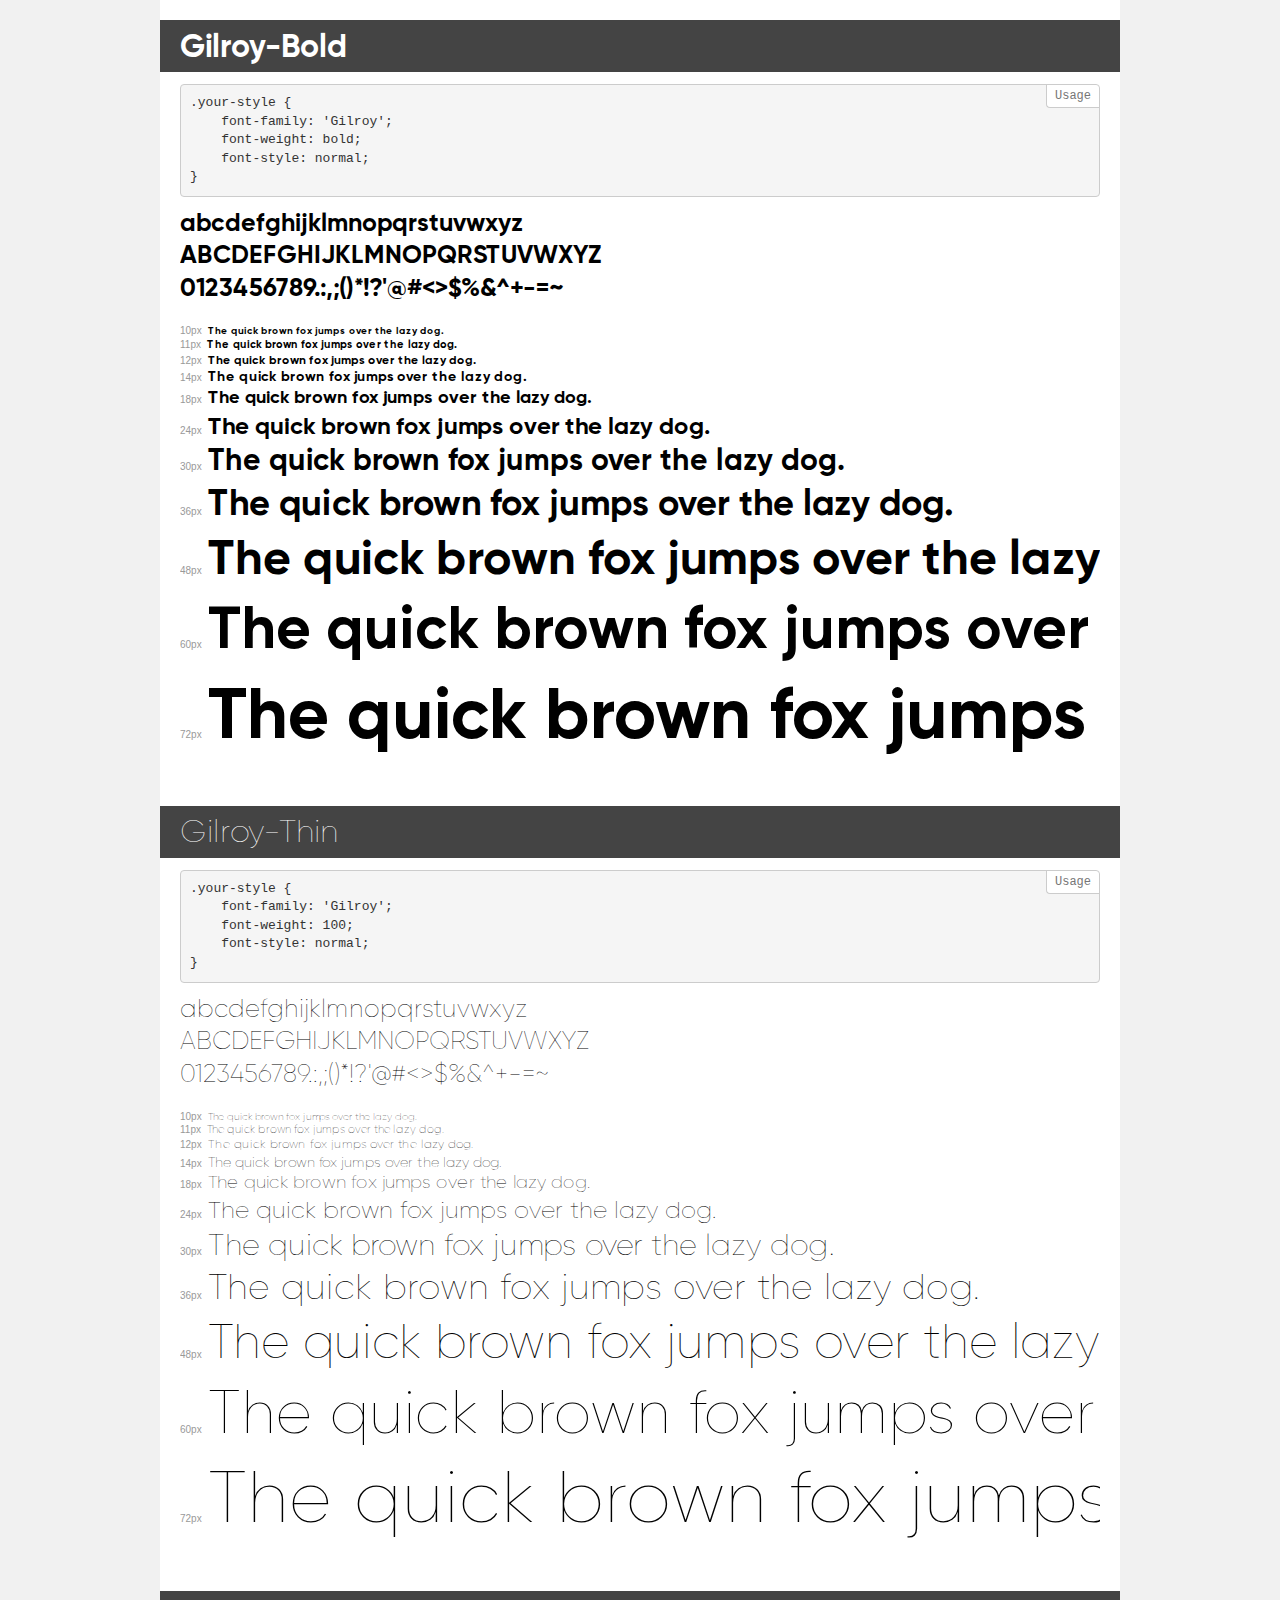
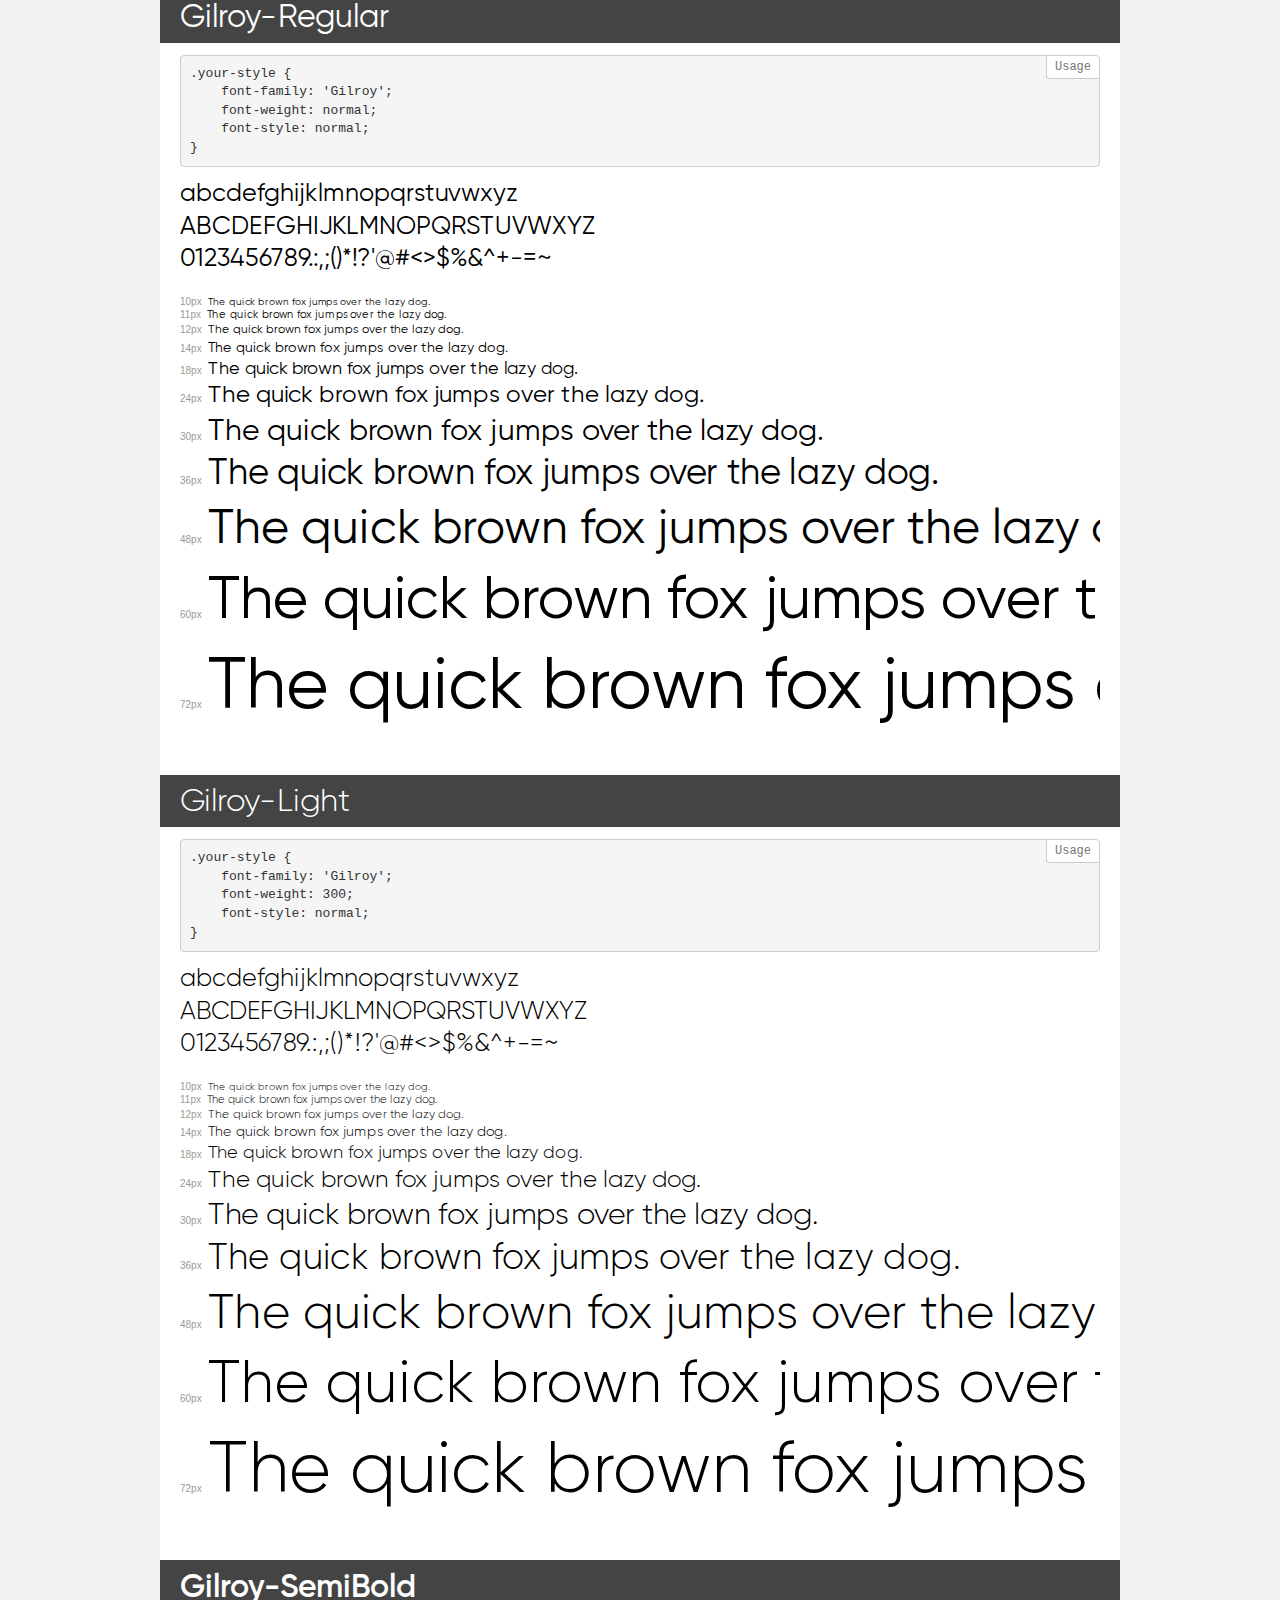
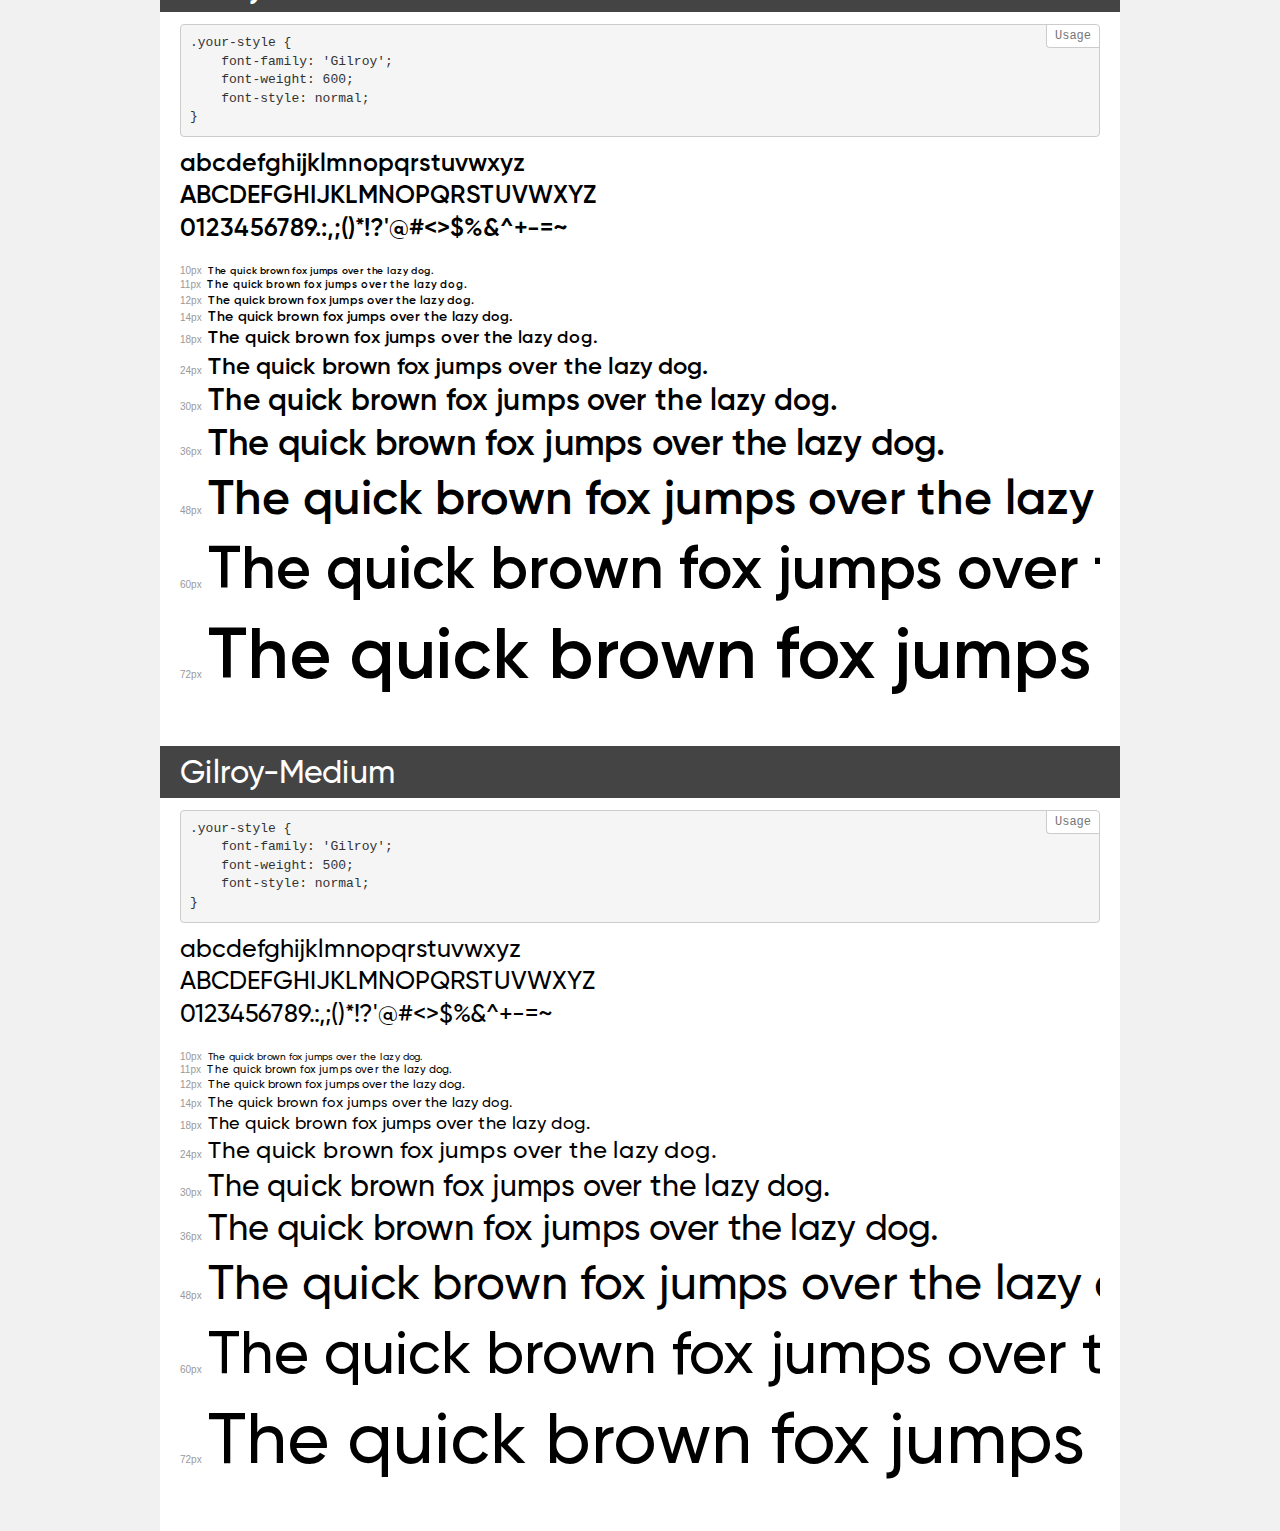
<file: fonts/gilroy/demo.html>
<!DOCTYPE html>
<html>
<head>
    <meta charset="utf-8">
    <meta http-equiv="X-UA-Compatible" content="IE=edge">
    <meta name="viewport" content="width=device-width, initial-scale=1">
    <meta name="robots" content="noindex, noarchive">
    <meta name="format-detection" content="telephone=no">
    <title>Transfonter demo</title>
    <link href="stylesheet.css" rel="stylesheet">
    <style>
        /*
        http://meyerweb.com/eric/tools/css/reset/
        v2.0 | 20110126
        License: none (public domain)
        */
        html, body, div, span, applet, object, iframe,
        h1, h2, h3, h4, h5, h6, p, blockquote, pre,
        a, abbr, acronym, address, big, cite, code,
        del, dfn, em, img, ins, kbd, q, s, samp,
        small, strike, strong, sub, sup, tt, var,
        b, u, i, center,
        dl, dt, dd, ol, ul, li,
        fieldset, form, label, legend,
        table, caption, tbody, tfoot, thead, tr, th, td,
        article, aside, canvas, details, embed,
        figure, figcaption, footer, header, hgroup,
        menu, nav, output, ruby, section, summary,
        time, mark, audio, video {
            margin: 0;
            padding: 0;
            border: 0;
            font-size: 100%;
            font: inherit;
            vertical-align: baseline;
        }
        /* HTML5 display-role reset for older browsers */
        article, aside, details, figcaption, figure,
        footer, header, hgroup, menu, nav, section {
            display: block;
        }
        body {
            line-height: 1;
        }
        ol, ul {
            list-style: none;
        }
        blockquote, q {
            quotes: none;
        }
        blockquote:before, blockquote:after,
        q:before, q:after {
            content: '';
            content: none;
        }
        table {
            border-collapse: collapse;
            border-spacing: 0;
        }
        /* common styles */
        body {
            background: #f1f1f1;
            color: #000;
        }
        .page {
            background: #fff;
            width: 920px;
            margin: 0 auto;
            padding: 20px 20px 0 20px;
            overflow: hidden;
        }
        .font-container {
            overflow-x: auto;
            overflow-y: hidden;
            margin-bottom: 40px;
            line-height: 1.3;
            white-space: nowrap;
            padding-bottom: 5px;
        }
        h1 {
            position: relative;
            background: #444;
            font-size: 32px;
            color: #fff;
            padding: 10px 20px;
            margin: 0 -20px 12px -20px;
        }
        .letters {
            font-size: 25px;
            margin-bottom: 20px;
        }
        .s10:before {
            content: '10px';
        }
        .s11:before {
            content: '11px';
        }
        .s12:before {
            content: '12px';
        }
        .s14:before {
            content: '14px';
        }
        .s18:before {
            content: '18px';
        }
        .s24:before {
            content: '24px';
        }
        .s30:before {
            content: '30px';
        }
        .s36:before {
            content: '36px';
        }
        .s48:before {
            content: '48px';
        }
        .s60:before {
            content: '60px';
        }
        .s72:before {
            content: '72px';
        }
        .s10:before, .s11:before, .s12:before, .s14:before,
        .s18:before, .s24:before, .s30:before, .s36:before,
        .s48:before, .s60:before, .s72:before {
            font-family: Arial, sans-serif;
            font-size: 10px;
            font-weight: normal;
            font-style: normal;
            color: #999;
            padding-right: 6px;
        }
        pre {
            display: block;
            position: relative;
            padding: 9px;
            margin: 0 0 10px;
            font-family: Monaco, Menlo, Consolas, "Courier New", monospace !important;
            font-size: 13px;
            line-height: 1.428571429;
            color: #333;
            font-weight: normal !important;
            font-style: normal !important;
            background-color: #f5f5f5;
            border: 1px solid #ccc;
            overflow-x: auto;
            border-radius: 4px;
        }
        pre:after {
            display: block;
            position: absolute;
            right: 0;
            top: 0;
            content: 'Usage';
            line-height: 1;
            padding: 5px 8px;
            font-size: 12px;
            color: #767676;
            background-color: #fff;
            border: 1px solid #ccc;
            border-right: none;
            border-top: none;
            border-radius: 0 4px 0 4px;
            z-index: 10;
        }
        /* responsive */
        @media (max-width: 959px) {
            .page {
                width: auto;
                margin: 0;
            }
        }
    </style>
</head>
<body>
<div class="page">
    <div class="demo" style="font-family: 'Gilroy'; font-weight: bold; font-style: normal;">
        <h1>Gilroy-Bold</h1>
        <pre>.your-style {
    font-family: 'Gilroy';
    font-weight: bold;
    font-style: normal;
}</pre>
        <div class="font-container">
            <p class="letters">
                abcdefghijklmnopqrstuvwxyz<br>
ABCDEFGHIJKLMNOPQRSTUVWXYZ<br>
                0123456789.:,;()*!?'@#<>$%&^+-=~
            </p>
            <p class="s10" style="font-size: 10px;">The quick brown fox jumps over the lazy dog.</p>
            <p class="s11" style="font-size: 11px;">The quick brown fox jumps over the lazy dog.</p>
            <p class="s12" style="font-size: 12px;">The quick brown fox jumps over the lazy dog.</p>
            <p class="s14" style="font-size: 14px;">The quick brown fox jumps over the lazy dog.</p>
            <p class="s18" style="font-size: 18px;">The quick brown fox jumps over the lazy dog.</p>
            <p class="s24" style="font-size: 24px;">The quick brown fox jumps over the lazy dog.</p>
            <p class="s30" style="font-size: 30px;">The quick brown fox jumps over the lazy dog.</p>
            <p class="s36" style="font-size: 36px;">The quick brown fox jumps over the lazy dog.</p>
            <p class="s48" style="font-size: 48px;">The quick brown fox jumps over the lazy dog.</p>
            <p class="s60" style="font-size: 60px;">The quick brown fox jumps over the lazy dog.</p>
            <p class="s72" style="font-size: 72px;">The quick brown fox jumps over the lazy dog.</p>
        </div>
    </div>
    <div class="demo" style="font-family: 'Gilroy'; font-weight: 100; font-style: normal;">
        <h1>Gilroy-Thin</h1>
        <pre>.your-style {
    font-family: 'Gilroy';
    font-weight: 100;
    font-style: normal;
}</pre>
        <div class="font-container">
            <p class="letters">
                abcdefghijklmnopqrstuvwxyz<br>
ABCDEFGHIJKLMNOPQRSTUVWXYZ<br>
                0123456789.:,;()*!?'@#<>$%&^+-=~
            </p>
            <p class="s10" style="font-size: 10px;">The quick brown fox jumps over the lazy dog.</p>
            <p class="s11" style="font-size: 11px;">The quick brown fox jumps over the lazy dog.</p>
            <p class="s12" style="font-size: 12px;">The quick brown fox jumps over the lazy dog.</p>
            <p class="s14" style="font-size: 14px;">The quick brown fox jumps over the lazy dog.</p>
            <p class="s18" style="font-size: 18px;">The quick brown fox jumps over the lazy dog.</p>
            <p class="s24" style="font-size: 24px;">The quick brown fox jumps over the lazy dog.</p>
            <p class="s30" style="font-size: 30px;">The quick brown fox jumps over the lazy dog.</p>
            <p class="s36" style="font-size: 36px;">The quick brown fox jumps over the lazy dog.</p>
            <p class="s48" style="font-size: 48px;">The quick brown fox jumps over the lazy dog.</p>
            <p class="s60" style="font-size: 60px;">The quick brown fox jumps over the lazy dog.</p>
            <p class="s72" style="font-size: 72px;">The quick brown fox jumps over the lazy dog.</p>
        </div>
    </div>
    <div class="demo" style="font-family: 'Gilroy'; font-weight: normal; font-style: normal;">
        <h1>Gilroy-Regular</h1>
        <pre>.your-style {
    font-family: 'Gilroy';
    font-weight: normal;
    font-style: normal;
}</pre>
        <div class="font-container">
            <p class="letters">
                abcdefghijklmnopqrstuvwxyz<br>
ABCDEFGHIJKLMNOPQRSTUVWXYZ<br>
                0123456789.:,;()*!?'@#<>$%&^+-=~
            </p>
            <p class="s10" style="font-size: 10px;">The quick brown fox jumps over the lazy dog.</p>
            <p class="s11" style="font-size: 11px;">The quick brown fox jumps over the lazy dog.</p>
            <p class="s12" style="font-size: 12px;">The quick brown fox jumps over the lazy dog.</p>
            <p class="s14" style="font-size: 14px;">The quick brown fox jumps over the lazy dog.</p>
            <p class="s18" style="font-size: 18px;">The quick brown fox jumps over the lazy dog.</p>
            <p class="s24" style="font-size: 24px;">The quick brown fox jumps over the lazy dog.</p>
            <p class="s30" style="font-size: 30px;">The quick brown fox jumps over the lazy dog.</p>
            <p class="s36" style="font-size: 36px;">The quick brown fox jumps over the lazy dog.</p>
            <p class="s48" style="font-size: 48px;">The quick brown fox jumps over the lazy dog.</p>
            <p class="s60" style="font-size: 60px;">The quick brown fox jumps over the lazy dog.</p>
            <p class="s72" style="font-size: 72px;">The quick brown fox jumps over the lazy dog.</p>
        </div>
    </div>
    <div class="demo" style="font-family: 'Gilroy'; font-weight: 300; font-style: normal;">
        <h1>Gilroy-Light</h1>
        <pre>.your-style {
    font-family: 'Gilroy';
    font-weight: 300;
    font-style: normal;
}</pre>
        <div class="font-container">
            <p class="letters">
                abcdefghijklmnopqrstuvwxyz<br>
ABCDEFGHIJKLMNOPQRSTUVWXYZ<br>
                0123456789.:,;()*!?'@#<>$%&^+-=~
            </p>
            <p class="s10" style="font-size: 10px;">The quick brown fox jumps over the lazy dog.</p>
            <p class="s11" style="font-size: 11px;">The quick brown fox jumps over the lazy dog.</p>
            <p class="s12" style="font-size: 12px;">The quick brown fox jumps over the lazy dog.</p>
            <p class="s14" style="font-size: 14px;">The quick brown fox jumps over the lazy dog.</p>
            <p class="s18" style="font-size: 18px;">The quick brown fox jumps over the lazy dog.</p>
            <p class="s24" style="font-size: 24px;">The quick brown fox jumps over the lazy dog.</p>
            <p class="s30" style="font-size: 30px;">The quick brown fox jumps over the lazy dog.</p>
            <p class="s36" style="font-size: 36px;">The quick brown fox jumps over the lazy dog.</p>
            <p class="s48" style="font-size: 48px;">The quick brown fox jumps over the lazy dog.</p>
            <p class="s60" style="font-size: 60px;">The quick brown fox jumps over the lazy dog.</p>
            <p class="s72" style="font-size: 72px;">The quick brown fox jumps over the lazy dog.</p>
        </div>
    </div>
    <div class="demo" style="font-family: 'Gilroy'; font-weight: 600; font-style: normal;">
        <h1>Gilroy-SemiBold</h1>
        <pre>.your-style {
    font-family: 'Gilroy';
    font-weight: 600;
    font-style: normal;
}</pre>
        <div class="font-container">
            <p class="letters">
                abcdefghijklmnopqrstuvwxyz<br>
ABCDEFGHIJKLMNOPQRSTUVWXYZ<br>
                0123456789.:,;()*!?'@#<>$%&^+-=~
            </p>
            <p class="s10" style="font-size: 10px;">The quick brown fox jumps over the lazy dog.</p>
            <p class="s11" style="font-size: 11px;">The quick brown fox jumps over the lazy dog.</p>
            <p class="s12" style="font-size: 12px;">The quick brown fox jumps over the lazy dog.</p>
            <p class="s14" style="font-size: 14px;">The quick brown fox jumps over the lazy dog.</p>
            <p class="s18" style="font-size: 18px;">The quick brown fox jumps over the lazy dog.</p>
            <p class="s24" style="font-size: 24px;">The quick brown fox jumps over the lazy dog.</p>
            <p class="s30" style="font-size: 30px;">The quick brown fox jumps over the lazy dog.</p>
            <p class="s36" style="font-size: 36px;">The quick brown fox jumps over the lazy dog.</p>
            <p class="s48" style="font-size: 48px;">The quick brown fox jumps over the lazy dog.</p>
            <p class="s60" style="font-size: 60px;">The quick brown fox jumps over the lazy dog.</p>
            <p class="s72" style="font-size: 72px;">The quick brown fox jumps over the lazy dog.</p>
        </div>
    </div>
    <div class="demo" style="font-family: 'Gilroy'; font-weight: 500; font-style: normal;">
        <h1>Gilroy-Medium</h1>
        <pre>.your-style {
    font-family: 'Gilroy';
    font-weight: 500;
    font-style: normal;
}</pre>
        <div class="font-container">
            <p class="letters">
                abcdefghijklmnopqrstuvwxyz<br>
ABCDEFGHIJKLMNOPQRSTUVWXYZ<br>
                0123456789.:,;()*!?'@#<>$%&^+-=~
            </p>
            <p class="s10" style="font-size: 10px;">The quick brown fox jumps over the lazy dog.</p>
            <p class="s11" style="font-size: 11px;">The quick brown fox jumps over the lazy dog.</p>
            <p class="s12" style="font-size: 12px;">The quick brown fox jumps over the lazy dog.</p>
            <p class="s14" style="font-size: 14px;">The quick brown fox jumps over the lazy dog.</p>
            <p class="s18" style="font-size: 18px;">The quick brown fox jumps over the lazy dog.</p>
            <p class="s24" style="font-size: 24px;">The quick brown fox jumps over the lazy dog.</p>
            <p class="s30" style="font-size: 30px;">The quick brown fox jumps over the lazy dog.</p>
            <p class="s36" style="font-size: 36px;">The quick brown fox jumps over the lazy dog.</p>
            <p class="s48" style="font-size: 48px;">The quick brown fox jumps over the lazy dog.</p>
            <p class="s60" style="font-size: 60px;">The quick brown fox jumps over the lazy dog.</p>
            <p class="s72" style="font-size: 72px;">The quick brown fox jumps over the lazy dog.</p>
        </div>
    </div>
</div>
</body>
</html>
</file>
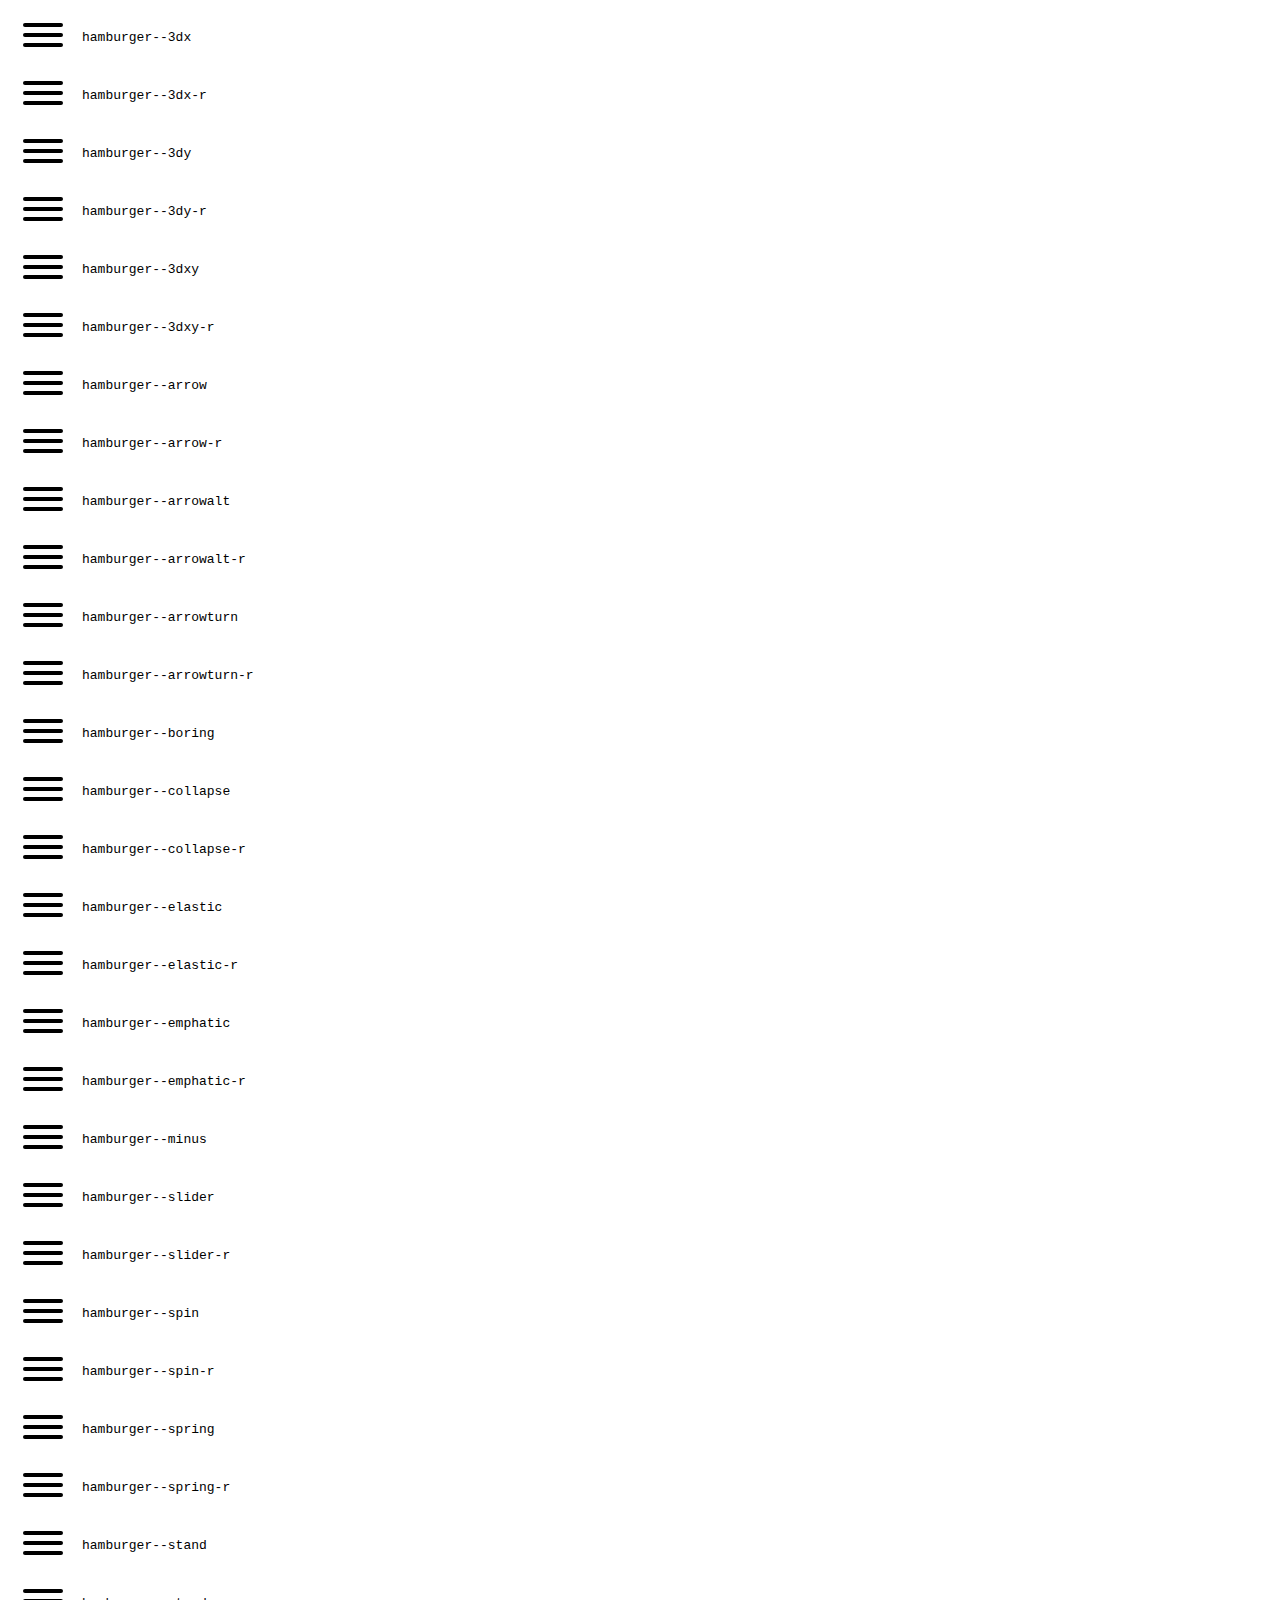
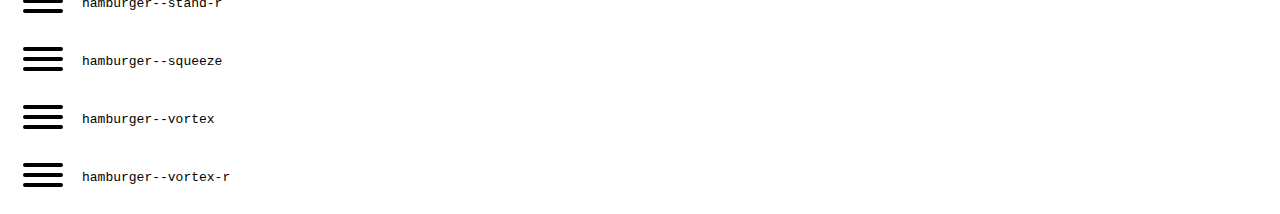
<file: hamburgers-master/dist/example.html>
<!DOCTYPE html>
<html lang="en">
<head>
  <meta charset="UTF-8">
  <title>Hamburgers by Jonathan Suh</title>
  <link rel="stylesheet" href="hamburgers.css">
  <style>
    code {
      display: inline-block;
    }

    code,
    .hamburger {
      vertical-align: middle;
    }
  </style>
</head>
<body>
  <div class="hamburger hamburger--3dx">
    <div class="hamburger-box">
      <div class="hamburger-inner"></div>
    </div>
  </div>
  <code>hamburger--3dx</code>

  <br>

  <div class="hamburger hamburger--3dx-r">
    <div class="hamburger-box">
      <div class="hamburger-inner"></div>
    </div>
  </div>
  <code>hamburger--3dx-r</code>

  <br>

  <div class="hamburger hamburger--3dy">
    <div class="hamburger-box">
      <div class="hamburger-inner"></div>
    </div>
  </div>
  <code>hamburger--3dy</code>

  <br>

  <div class="hamburger hamburger--3dy-r">
    <div class="hamburger-box">
      <div class="hamburger-inner"></div>
    </div>
  </div>
  <code>hamburger--3dy-r</code>

  <br>

  <div class="hamburger hamburger--3dxy">
    <div class="hamburger-box">
      <div class="hamburger-inner"></div>
    </div>
  </div>
  <code>hamburger--3dxy</code>

  <br>

  <div class="hamburger hamburger--3dxy-r">
    <div class="hamburger-box">
      <div class="hamburger-inner"></div>
    </div>
  </div>
  <code>hamburger--3dxy-r</code>

  <br>

  <div class="hamburger hamburger--arrow">
    <div class="hamburger-box">
      <div class="hamburger-inner"></div>
    </div>
  </div>
  <code>hamburger--arrow</code>

  <br>

  <div class="hamburger hamburger--arrow-r">
    <div class="hamburger-box">
      <div class="hamburger-inner"></div>
    </div>
  </div>
  <code>hamburger--arrow-r</code>

  <br>

  <div class="hamburger hamburger--arrowalt">
    <div class="hamburger-box">
      <div class="hamburger-inner"></div>
    </div>
  </div>
  <code>hamburger--arrowalt</code>

  <br>

  <div class="hamburger hamburger--arrowalt-r">
    <div class="hamburger-box">
      <div class="hamburger-inner"></div>
    </div>
  </div>
  <code>hamburger--arrowalt-r</code>

  <br>

  <div class="hamburger hamburger--arrowturn">
    <div class="hamburger-box">
      <div class="hamburger-inner"></div>
    </div>
  </div>
  <code>hamburger--arrowturn</code>

  <br>

  <div class="hamburger hamburger--arrowturn-r">
    <div class="hamburger-box">
      <div class="hamburger-inner"></div>
    </div>
  </div>
  <code>hamburger--arrowturn-r</code>

  <br>

  <div class="hamburger hamburger--boring">
    <div class="hamburger-box">
      <div class="hamburger-inner"></div>
    </div>
  </div>
  <code>hamburger--boring</code>

  <br>

  <div class="hamburger hamburger--collapse">
    <div class="hamburger-box">
      <div class="hamburger-inner"></div>
    </div>
  </div>
  <code>hamburger--collapse</code>

  <br>

  <div class="hamburger hamburger--collapse-r">
    <div class="hamburger-box">
      <div class="hamburger-inner"></div>
    </div>
  </div>
  <code>hamburger--collapse-r</code>

  <br>

  <div class="hamburger hamburger--elastic">
    <div class="hamburger-box">
      <div class="hamburger-inner"></div>
    </div>
  </div>
  <code>hamburger--elastic</code>

  <br>

  <div class="hamburger hamburger--elastic-r">
    <div class="hamburger-box">
      <div class="hamburger-inner"></div>
    </div>
  </div>
  <code>hamburger--elastic-r</code>

  <br>

  <div class="hamburger hamburger--emphatic">
    <div class="hamburger-box">
      <div class="hamburger-inner"></div>
    </div>
  </div>
  <code>hamburger--emphatic</code>

  <br>

  <div class="hamburger hamburger--emphatic-r">
    <div class="hamburger-box">
      <div class="hamburger-inner"></div>
    </div>
  </div>
  <code>hamburger--emphatic-r</code>

  <br>

  <div class="hamburger hamburger--minus">
    <div class="hamburger-box">
      <div class="hamburger-inner"></div>
    </div>
  </div>
  <code>hamburger--minus</code>

  <br>

  <div class="hamburger hamburger--slider">
    <div class="hamburger-box">
      <div class="hamburger-inner"></div>
    </div>
  </div>
  <code>hamburger--slider</code>

  <br>

  <div class="hamburger hamburger--slider-r">
    <div class="hamburger-box">
      <div class="hamburger-inner"></div>
    </div>
  </div>
  <code>hamburger--slider-r</code>

  <br>

  <div class="hamburger hamburger--spin">
    <div class="hamburger-box">
      <div class="hamburger-inner"></div>
    </div>
  </div>
  <code>hamburger--spin</code>

  <br>

  <div class="hamburger hamburger--spin-r">
    <div class="hamburger-box">
      <div class="hamburger-inner"></div>
    </div>
  </div>
  <code>hamburger--spin-r</code>

  <br>

  <div class="hamburger hamburger--spring">
    <div class="hamburger-box">
      <div class="hamburger-inner"></div>
    </div>
  </div>
  <code>hamburger--spring</code>

  <br>

  <div class="hamburger hamburger--spring-r">
    <div class="hamburger-box">
      <div class="hamburger-inner"></div>
    </div>
  </div>
  <code>hamburger--spring-r</code>

  <br>

  <div class="hamburger hamburger--stand">
    <div class="hamburger-box">
      <div class="hamburger-inner"></div>
    </div>
  </div>
  <code>hamburger--stand</code>

  <br>

  <div class="hamburger hamburger--stand-r">
    <div class="hamburger-box">
      <div class="hamburger-inner"></div>
    </div>
  </div>
  <code>hamburger--stand-r</code>

  <br>

  <div class="hamburger hamburger--squeeze">
    <div class="hamburger-box">
      <div class="hamburger-inner"></div>
    </div>
  </div>
  <code>hamburger--squeeze</code>

  <br>

  <div class="hamburger hamburger--vortex">
    <div class="hamburger-box">
      <div class="hamburger-inner"></div>
    </div>
  </div>
  <code>hamburger--vortex</code>

  <br>

  <div class="hamburger hamburger--vortex-r">
    <div class="hamburger-box">
      <div class="hamburger-inner"></div>
    </div>
  </div>
  <code>hamburger--vortex-r</code>

  <script>
  /**
   * forEach implementation for Objects/NodeLists/Arrays, automatic type loops and context options
   *
   * @private
   * @author Todd Motto
   * @link https://github.com/toddmotto/foreach
   * @param {Array|Object|NodeList} collection - Collection of items to iterate, could be an Array, Object or NodeList
   * @callback requestCallback      callback   - Callback function for each iteration.
   * @param {Array|Object|NodeList} scope=null - Object/NodeList/Array that forEach is iterating over, to use as the this value when executing callback.
   * @returns {}
   */
    var forEach=function(t,o,r){if("[object Object]"===Object.prototype.toString.call(t))for(var c in t)Object.prototype.hasOwnProperty.call(t,c)&&o.call(r,t[c],c,t);else for(var e=0,l=t.length;l>e;e++)o.call(r,t[e],e,t)};

    var hamburgers = document.querySelectorAll(".hamburger");
    if (hamburgers.length > 0) {
      forEach(hamburgers, function(hamburger) {
        hamburger.addEventListener("click", function() {
          this.classList.toggle("is-active");
        }, false);
      });
    }
  </script>
</body>
</html>
</file>
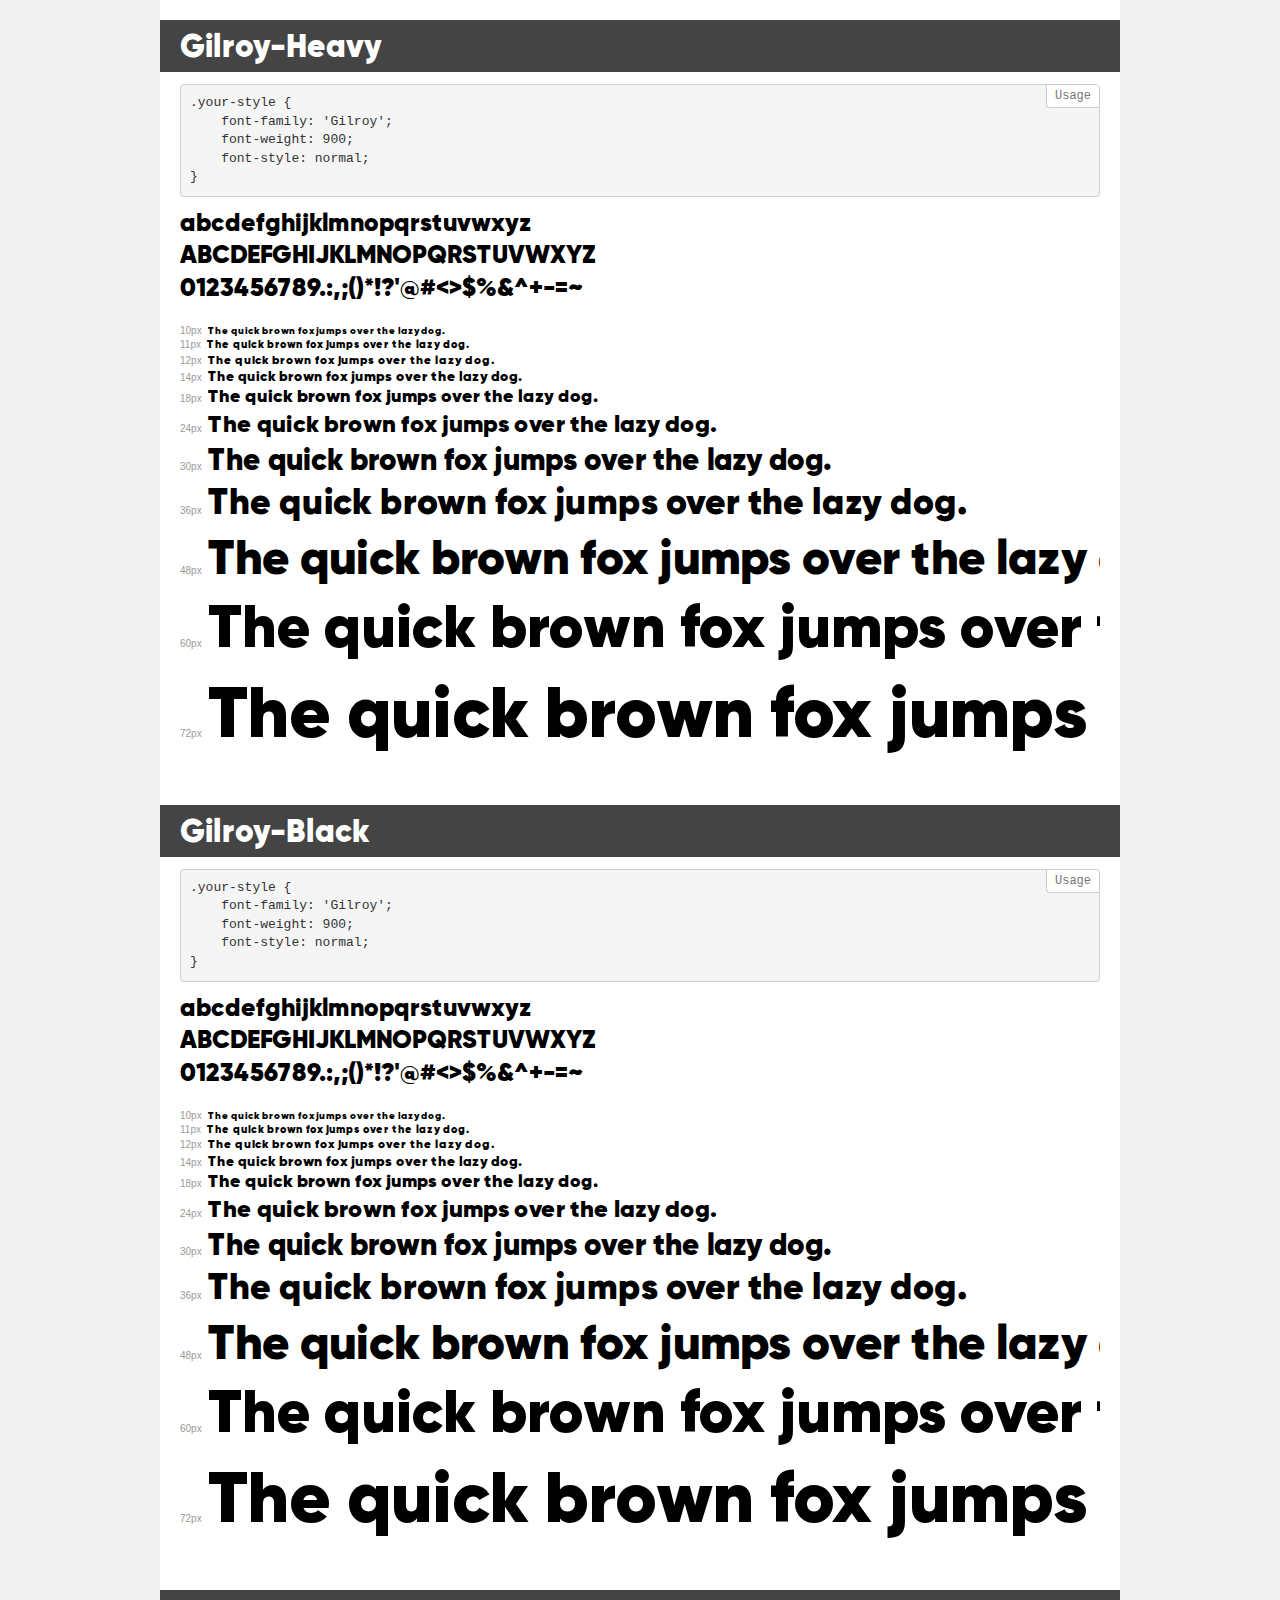
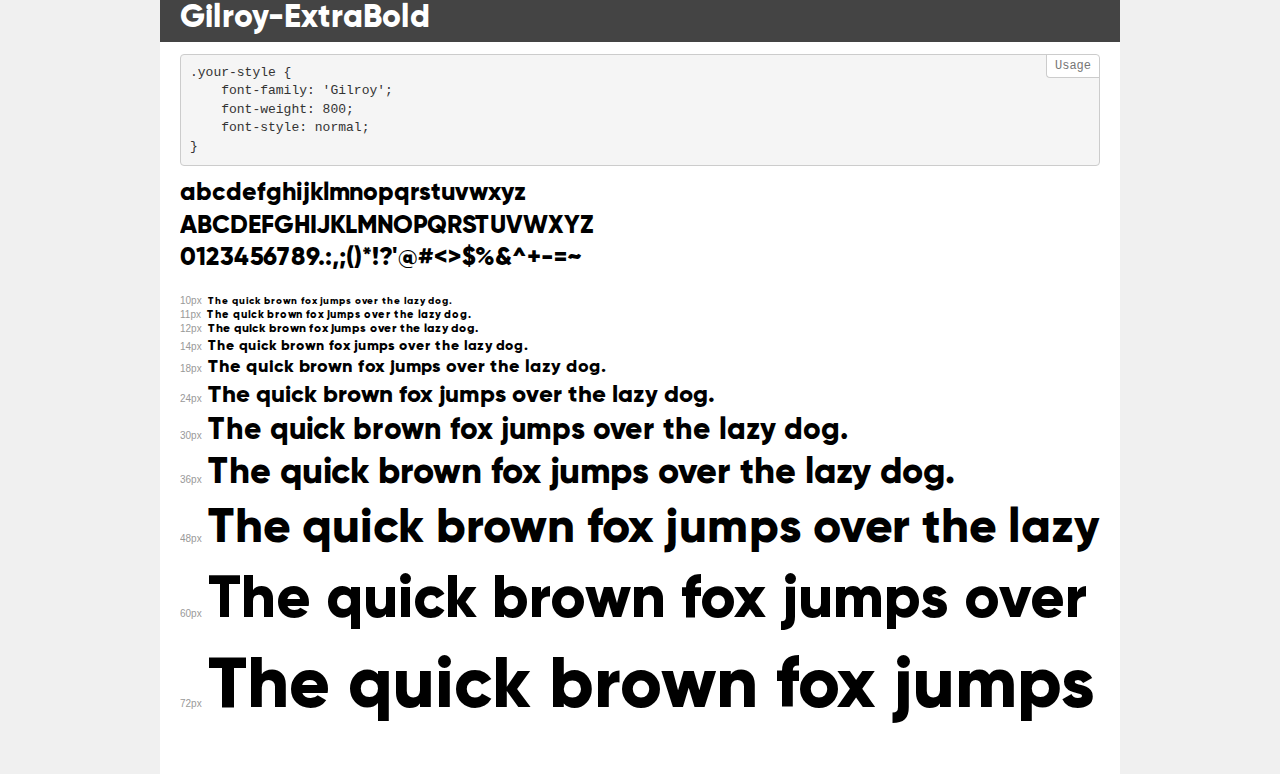
<file: fonts/gilroy/boldid/demo.html>
<!DOCTYPE html>
<html lang="en">
<head>
    <meta charset="utf-8">
    <meta http-equiv="X-UA-Compatible" content="IE=edge">
    <meta name="viewport" content="width=device-width, initial-scale=1">
    <meta name="robots" content="noindex, noarchive">
    <meta name="format-detection" content="telephone=no">
    <title>Transfonter demo</title>
    <link href="stylesheet.css" rel="stylesheet">
    <style>
        /*
        http://meyerweb.com/eric/tools/css/reset/
        v2.0 | 20110126
        License: none (public domain)
        */
        html, body, div, span, applet, object, iframe,
        h1, h2, h3, h4, h5, h6, p, blockquote, pre,
        a, abbr, acronym, address, big, cite, code,
        del, dfn, em, img, ins, kbd, q, s, samp,
        small, strike, strong, sub, sup, tt, var,
        b, u, i, center,
        dl, dt, dd, ol, ul, li,
        fieldset, form, label, legend,
        table, caption, tbody, tfoot, thead, tr, th, td,
        article, aside, canvas, details, embed,
        figure, figcaption, footer, header, hgroup,
        menu, nav, output, ruby, section, summary,
        time, mark, audio, video {
            margin: 0;
            padding: 0;
            border: 0;
            font-size: 100%;
            font: inherit;
            vertical-align: baseline;
        }
        /* HTML5 display-role reset for older browsers */
        article, aside, details, figcaption, figure,
        footer, header, hgroup, menu, nav, section {
            display: block;
        }
        body {
            line-height: 1;
        }
        ol, ul {
            list-style: none;
        }
        blockquote, q {
            quotes: none;
        }
        blockquote:before, blockquote:after,
        q:before, q:after {
            content: '';
            content: none;
        }
        table {
            border-collapse: collapse;
            border-spacing: 0;
        }
        /* demo styles */
        body {
            background: #f0f0f0;
            color: #000;
        }
        .page {
            background: #fff;
            width: 920px;
            margin: 0 auto;
            padding: 20px 20px 0 20px;
            overflow: hidden;
        }
        .font-container {
            overflow-x: auto;
            overflow-y: hidden;
            margin-bottom: 40px;
            line-height: 1.3;
            white-space: nowrap;
            padding-bottom: 5px;
        }
        h1 {
            position: relative;
            background: #444;
            font-size: 32px;
            color: #fff;
            padding: 10px 20px;
            margin: 0 -20px 12px -20px;
        }
        .letters {
            font-size: 25px;
            margin-bottom: 20px;
        }
        .s10:before {
            content: '10px';
        }
        .s11:before {
            content: '11px';
        }
        .s12:before {
            content: '12px';
        }
        .s14:before {
            content: '14px';
        }
        .s18:before {
            content: '18px';
        }
        .s24:before {
            content: '24px';
        }
        .s30:before {
            content: '30px';
        }
        .s36:before {
            content: '36px';
        }
        .s48:before {
            content: '48px';
        }
        .s60:before {
            content: '60px';
        }
        .s72:before {
            content: '72px';
        }
        .s10:before, .s11:before, .s12:before, .s14:before,
        .s18:before, .s24:before, .s30:before, .s36:before,
        .s48:before, .s60:before, .s72:before {
            font-family: Arial, sans-serif;
            font-size: 10px;
            font-weight: normal;
            font-style: normal;
            color: #999;
            padding-right: 6px;
        }
        pre {
            display: block;
            position: relative;
            padding: 9px;
            margin: 0 0 10px;
            font-family: Monaco, Menlo, Consolas, "Courier New", monospace;
            font-size: 13px;
            line-height: 1.428571429;
            color: #333;
            font-weight: normal;
            font-style: normal;
            background-color: #f5f5f5;
            border: 1px solid #ccc;
            overflow-x: auto;
            border-radius: 4px;
        }
        pre:after {
            display: block;
            position: absolute;
            right: 0;
            top: 0;
            content: 'Usage';
            line-height: 1;
            padding: 5px 8px;
            font-size: 12px;
            color: #767676;
            background-color: #fff;
            border: 1px solid #ccc;
            border-right: none;
            border-top: none;
            border-radius: 0 4px 0 4px;
            z-index: 10;
        }
        /* responsive */
        @media (max-width: 959px) {
            .page {
                width: auto;
                margin: 0;
            }
        }
    </style>
</head>
<body>
<div class="page">
    <div class="demo">
        <h1 style="font-family: 'Gilroy'; font-weight: 900; font-style: normal;">Gilroy-Heavy</h1>
        <pre>.your-style {
    font-family: 'Gilroy';
    font-weight: 900;
    font-style: normal;
}</pre>
        <div class="font-container" style="font-family: 'Gilroy'; font-weight: 900; font-style: normal;">
            <p class="letters">
                abcdefghijklmnopqrstuvwxyz<br>
ABCDEFGHIJKLMNOPQRSTUVWXYZ<br>
                0123456789.:,;()*!?'@#<>$%&^+-=~
            </p>
            <p class="s10" style="font-size: 10px;">The quick brown fox jumps over the lazy dog.</p>
            <p class="s11" style="font-size: 11px;">The quick brown fox jumps over the lazy dog.</p>
            <p class="s12" style="font-size: 12px;">The quick brown fox jumps over the lazy dog.</p>
            <p class="s14" style="font-size: 14px;">The quick brown fox jumps over the lazy dog.</p>
            <p class="s18" style="font-size: 18px;">The quick brown fox jumps over the lazy dog.</p>
            <p class="s24" style="font-size: 24px;">The quick brown fox jumps over the lazy dog.</p>
            <p class="s30" style="font-size: 30px;">The quick brown fox jumps over the lazy dog.</p>
            <p class="s36" style="font-size: 36px;">The quick brown fox jumps over the lazy dog.</p>
            <p class="s48" style="font-size: 48px;">The quick brown fox jumps over the lazy dog.</p>
            <p class="s60" style="font-size: 60px;">The quick brown fox jumps over the lazy dog.</p>
            <p class="s72" style="font-size: 72px;">The quick brown fox jumps over the lazy dog.</p>
        </div>
    </div>
    <div class="demo">
        <h1 style="font-family: 'Gilroy'; font-weight: 900; font-style: normal;">Gilroy-Black</h1>
        <pre>.your-style {
    font-family: 'Gilroy';
    font-weight: 900;
    font-style: normal;
}</pre>
        <div class="font-container" style="font-family: 'Gilroy'; font-weight: 900; font-style: normal;">
            <p class="letters">
                abcdefghijklmnopqrstuvwxyz<br>
ABCDEFGHIJKLMNOPQRSTUVWXYZ<br>
                0123456789.:,;()*!?'@#<>$%&^+-=~
            </p>
            <p class="s10" style="font-size: 10px;">The quick brown fox jumps over the lazy dog.</p>
            <p class="s11" style="font-size: 11px;">The quick brown fox jumps over the lazy dog.</p>
            <p class="s12" style="font-size: 12px;">The quick brown fox jumps over the lazy dog.</p>
            <p class="s14" style="font-size: 14px;">The quick brown fox jumps over the lazy dog.</p>
            <p class="s18" style="font-size: 18px;">The quick brown fox jumps over the lazy dog.</p>
            <p class="s24" style="font-size: 24px;">The quick brown fox jumps over the lazy dog.</p>
            <p class="s30" style="font-size: 30px;">The quick brown fox jumps over the lazy dog.</p>
            <p class="s36" style="font-size: 36px;">The quick brown fox jumps over the lazy dog.</p>
            <p class="s48" style="font-size: 48px;">The quick brown fox jumps over the lazy dog.</p>
            <p class="s60" style="font-size: 60px;">The quick brown fox jumps over the lazy dog.</p>
            <p class="s72" style="font-size: 72px;">The quick brown fox jumps over the lazy dog.</p>
        </div>
    </div>
    <div class="demo">
        <h1 style="font-family: 'Gilroy'; font-weight: 800; font-style: normal;">Gilroy-ExtraBold</h1>
        <pre>.your-style {
    font-family: 'Gilroy';
    font-weight: 800;
    font-style: normal;
}</pre>
        <div class="font-container" style="font-family: 'Gilroy'; font-weight: 800; font-style: normal;">
            <p class="letters">
                abcdefghijklmnopqrstuvwxyz<br>
ABCDEFGHIJKLMNOPQRSTUVWXYZ<br>
                0123456789.:,;()*!?'@#<>$%&^+-=~
            </p>
            <p class="s10" style="font-size: 10px;">The quick brown fox jumps over the lazy dog.</p>
            <p class="s11" style="font-size: 11px;">The quick brown fox jumps over the lazy dog.</p>
            <p class="s12" style="font-size: 12px;">The quick brown fox jumps over the lazy dog.</p>
            <p class="s14" style="font-size: 14px;">The quick brown fox jumps over the lazy dog.</p>
            <p class="s18" style="font-size: 18px;">The quick brown fox jumps over the lazy dog.</p>
            <p class="s24" style="font-size: 24px;">The quick brown fox jumps over the lazy dog.</p>
            <p class="s30" style="font-size: 30px;">The quick brown fox jumps over the lazy dog.</p>
            <p class="s36" style="font-size: 36px;">The quick brown fox jumps over the lazy dog.</p>
            <p class="s48" style="font-size: 48px;">The quick brown fox jumps over the lazy dog.</p>
            <p class="s60" style="font-size: 60px;">The quick brown fox jumps over the lazy dog.</p>
            <p class="s72" style="font-size: 72px;">The quick brown fox jumps over the lazy dog.</p>
        </div>
    </div>
</div>
</body>
</html>
</file>
<file: fonts/gilroy/boldid/stylesheet.css>
@font-face {
    font-family: 'Gilroy';
    src: url('Gilroy-Heavy.eot');
    src: url('Gilroy-Heavy.eot?#iefix') format('embedded-opentype'),
        url('Gilroy-Heavy.woff2') format('woff2'),
        url('Gilroy-Heavy.woff') format('woff'),
        url('Gilroy-Heavy.ttf') format('truetype'),
        url('Gilroy-Heavy.svg#Gilroy-Heavy') format('svg');
    font-weight: 900;
    font-style: normal;
    font-display: swap;
}

@font-face {
    font-family: 'Gilroy';
    src: url('Gilroy-Black.eot');
    src: url('Gilroy-Black.eot?#iefix') format('embedded-opentype'),
        url('Gilroy-Black.woff2') format('woff2'),
        url('Gilroy-Black.woff') format('woff'),
        url('Gilroy-Black.ttf') format('truetype'),
        url('Gilroy-Black.svg#Gilroy-Black') format('svg');
    font-weight: 900;
    font-style: normal;
    font-display: swap;
}

@font-face {
    font-family: 'Gilroy';
    src: url('Gilroy-ExtraBold.eot');
    src: url('Gilroy-ExtraBold.eot?#iefix') format('embedded-opentype'),
        url('Gilroy-ExtraBold.woff2') format('woff2'),
        url('Gilroy-ExtraBold.woff') format('woff'),
        url('Gilroy-ExtraBold.ttf') format('truetype'),
        url('Gilroy-ExtraBold.svg#Gilroy-ExtraBold') format('svg');
    font-weight: 800;
    font-style: normal;
    font-display: swap;
}
</file>
<file: fonts/gilroy/stylesheet.css>
@font-face {
    font-family: 'Gilroy';
    src: url('Gilroy-Bold.eot');
    src: url('Gilroy-Bold.eot?#iefix') format('embedded-opentype'),
        url('Gilroy-Bold.woff2') format('woff2'),
        url('Gilroy-Bold.woff') format('woff'),
        url('Gilroy-Bold.ttf') format('truetype'),
        url('Gilroy-Bold.svg#Gilroy-Bold') format('svg');
    font-weight: bold;
    font-style: normal;
}

@font-face {
    font-family: 'Gilroy';
    src: url('Gilroy-Thin.eot');
    src: url('Gilroy-Thin.eot?#iefix') format('embedded-opentype'),
        url('Gilroy-Thin.woff2') format('woff2'),
        url('Gilroy-Thin.woff') format('woff'),
        url('Gilroy-Thin.ttf') format('truetype'),
        url('Gilroy-Thin.svg#Gilroy-Thin') format('svg');
    font-weight: 100;
    font-style: normal;
}

@font-face {
    font-family: 'Gilroy';
    src: url('Gilroy-Regular.eot');
    src: url('Gilroy-Regular.eot?#iefix') format('embedded-opentype'),
        url('Gilroy-Regular.woff2') format('woff2'),
        url('Gilroy-Regular.woff') format('woff'),
        url('Gilroy-Regular.ttf') format('truetype'),
        url('Gilroy-Regular.svg#Gilroy-Regular') format('svg');
    font-weight: normal;
    font-style: normal;
}

@font-face {
    font-family: 'Gilroy';
    src: url('Gilroy-Light.eot');
    src: url('Gilroy-Light.eot?#iefix') format('embedded-opentype'),
        url('Gilroy-Light.woff2') format('woff2'),
        url('Gilroy-Light.woff') format('woff'),
        url('Gilroy-Light.ttf') format('truetype'),
        url('Gilroy-Light.svg#Gilroy-Light') format('svg');
    font-weight: 300;
    font-style: normal;
}

@font-face {
    font-family: 'Gilroy';
    src: url('Gilroy-SemiBold.eot');
    src: url('Gilroy-SemiBold.eot?#iefix') format('embedded-opentype'),
        url('Gilroy-SemiBold.woff2') format('woff2'),
        url('Gilroy-SemiBold.woff') format('woff'),
        url('Gilroy-SemiBold.ttf') format('truetype'),
        url('Gilroy-SemiBold.svg#Gilroy-SemiBold') format('svg');
    font-weight: 600;
    font-style: normal;
}

@font-face {
    font-family: 'Gilroy';
    src: url('Gilroy-Medium.eot');
    src: url('Gilroy-Medium.eot?#iefix') format('embedded-opentype'),
        url('Gilroy-Medium.woff2') format('woff2'),
        url('Gilroy-Medium.woff') format('woff'),
        url('Gilroy-Medium.ttf') format('truetype'),
        url('Gilroy-Medium.svg#Gilroy-Medium') format('svg');
    font-weight: 500;
    font-style: normal;
}
</file>
<file: icons/style.css>
@font-face {
  font-family: 'mod';
  src:  url('fonts/mod.eot?b4n8e9');
  src:  url('fonts/mod.eot?b4n8e9#iefix') format('embedded-opentype'),
    url('fonts/mod.ttf?b4n8e9') format('truetype'),
    url('fonts/mod.woff?b4n8e9') format('woff'),
    url('fonts/mod.svg?b4n8e9#mod') format('svg');
  font-weight: normal;
  font-style: normal;
  font-display: block;
}

.ico {
  /* use !important to prevent issues with browser extensions that change fonts */
  font-family: 'mod' !important;
  speak: never;
  font-style: normal;
  font-weight: normal;
  font-variant: normal;
  text-transform: none;
  line-height: 1;

  /* Better Font Rendering =========== */
  -webkit-font-smoothing: antialiased;
  -moz-osx-font-smoothing: grayscale;
}

.ico-shopping-cart:before {
  content: "\e90e";
}
.ico-lang:before {
  content: "\e900";
}
.ico-luup:before {
  content: "\e901";
}
.ico-mail:before {
  content: "\e902";
}
.ico-motikas:before {
  content: "\e903";
}
.ico-motologo:before {
  content: "\e904";
}
.ico-shape-4:before {
  content: "\e905";
}
.ico-sherco:before {
  content: "\e906";
}
.ico-tel:before {
  content: "\e907";
}
.ico-ws:before {
  content: "\e908";
}
.ico-arr-left:before {
  content: "\e909";
}
.ico-arr-right:before {
  content: "\e90a";
}
.ico-fb:before {
  content: "\e90b";
}
.ico-konto:before {
  content: "\e90c";
}
.ico-ktm:before {
  content: "\e90d";
}
</file>
<file: css/main.css>
/* ------ Specification ------ */
    
  body {
    font-family: 'Gilroy', 'open sans', sans-serif;
    color: #000;
    padding: 0;
    margin: 0;
    font-size: 14px;
}
div, p, form, input, a, span, button {
    box-sizing: border-box;
}

p {
    font-size: 14px;
}

ul, li {
    display: block;
    padding: 0;
    margin: 0;
}

h1, h2, h3, h4, h5, h6 {
    font-family: 'Gilroy', sans-serif;
}

h1 {
    font-size: 80px;
    color: #fff;
}

h2 {
    font-size: 50px;
    color: #000000;
}

h3 {
    font-size: 30px;
}

h4 {
    font-size: 26px;
}
h5 {
    font-size: 24px;
    color: #081D42;
    font-family: 'Gilroy', sans-serif;
}
h6 {
    font-size: 22px;
}

a, a:hover, a:active {
    text-decoration: none;
}

a, button, input {
    -webkit-transition: all 0.5s ease;
    transition: all 0.5s ease;
}

input, input:hover, input:focus, input:active, button, button:hover, button:focus, button:active {
    outline: none;
}


.btn {
    background-color: #fff;
    color: #27348b;
    display: block;
    padding: 32px 20px;
    font-family: 'Gilroy', sans-serif;
}

.btn:hover {
    background: #fff;
    color: #fff;
    background-color: #27348b;
}

.btn:active {
    box-shadow: 0 0 25px rgba(0, 0, 0, 0.2) inset;
}



.btn__info span{
font-size: 16px;
font-weight: 500;
font-family: Gilroy;
font-stretch: normal;
font-style: normal;
line-height: normal;
letter-spacing: 1.6px;
text-transform: uppercase;
color: #000;
margin-top: 59px;
padding: 15px;
}   
.btn__info {
background-color: transparent;
}
.btn__info:hover {
background-color: #27348b;
}


.view-visit__btn{
display: -webkit-box;
display: -ms-flexbox;
display: flex;
margin: 0 auto;
max-width: 197px;
width: 100%;
font-family: Gilroy;
font-size: 12px;
font-weight: 500;
font-stretch: normal;
font-style: normal;
line-height: normal;
letter-spacing: 1.2px;
text-align: center;
color: var(--text);
margin-top: 55px;
padding: 17px 15px;
color: #000;
border: 1px solid #000;
text-transform: uppercase;
}

/* ------ Specification finish ------ */

/* ------ Header start ------ */
.header {
background-image: url(../img/jpg/hero-image.jpg);
background-position: center, center;
background-repeat: no-repeat;
background-size: cover;
padding: 38px 0 220px;
position: relative;
z-index: 3;
}

.header::after {
background: rgb(0,0,0);
background: -webkit-linear-gradient(top, rgba(0,0,0,0.8099614845938375) 0%, rgba(0,0,0,0) 100%);
background: linear-gradient(180deg, rgba(0,0,0,0.8099614845938375) 0%, rgba(0,0,0,0) 100%);
position: absolute;
top: 0;
left: 0;
width: 100%;
height: 140px;
content: '';

}
/* ------ Header MOBILE start ------ */
.header__mobileView {
z-index: 3;
position: fixed;
top: 0;
max-width: 577px;
width: 100%;
background-color: #27348b;
padding: 15px 10px 7px;
}
.header__mobileView a span{
font-family: Gilroy;
font-size: 9.5px;
font-weight: bold;
font-stretch: normal;
font-style: normal;
line-height: normal;
letter-spacing: normal;
text-align: right;
color: #ffffff;
padding-right: 0;
}
.header__logo_mobileView {
height: 26px;
display: inline-block;
}
.header__username_mobileView {

}
.header__cart_mobileView {

}
.header__username_mobileView, .header__cart_mobileView {
height: 20px;
display: inline-block;
}
/* ------ Header MOBILE BURGER finish ------ */
.hamburger {
padding: 0;

}
.hamburger-inner, .hamburger-inner::before, .hamburger-inner::after {
background-color: #fff;
width: 35px;
}
/* ------ Header MOBILE BURGER finish ------ */
.header__mobileView .col-4, .col-3, .col-2 {
padding: 0;
}

.js-active-header .header__mobileView {
background-color: #fff;
}
.js-active-header .header__mobileView a span {
color: #000;
}

.js-active-header .header__mobileView .ico::before {
color: #000;
}






.hamburger--spin.is-active .hamburger-inner {
background-color: #fff;
}
.hamburger--spin.is-active .hamburger-inner::after {
background-color: #fff;
}
.hamburger--spin.is-active .hamburger-inner::before {
background-color: #fff;
}
.hamburger-inner, .hamburger-inner::before, .hamburger-inner::after {
background-color: #fff;
}
.js-active-header .hamburger-inner, .js-active-header .hamburger-inner::before, .js-active-header .hamburger-inner::after {
background-color: #000;
}

.js-active-header .hamburger--spin.is-active .hamburger-inner {
background-color: #000;
}
.js-active-header .hamburger--spin.is-active .hamburger-inner::after {
background-color: #000;
}
.js-active-header .hamburger--spin.is-active .hamburger-inner::before {
background-color: #000;
}


/* ------ Header MOBILE finish ------ */

.header__info {
max-width: 726px;
width: 100%;
-webkit-box-pack: justify;
    -ms-flex-pack: justify;
        justify-content: space-between;
-webkit-box-align: center;
    -ms-flex-align: center;
        align-items: center;
z-index: 1;
position: relative;
}
.header__info a span{
font-family: Gilroy;
font-size: 14px;
font-weight: bold;
font-stretch: normal;
font-style: normal;
line-height: normal;
letter-spacing: normal;
text-align: right;
color: #ffffff;
}
.header .ico {
color: #fff;
padding-left: 34px;
text-align: left;
position: relative
}
.header .ico::before{
font-size: 22px;
top: 50%;
position: absolute;
left: 0;
text-align: center;
-webkit-transform: translate(0, -50%);
        transform: translate(0, -50%);
}

.header__social {
}
.header__phone span{
}
.header__mail span{
}
.header__username span{
}
.header__cart span{
background-color: #27348b;
padding: 6px;
}
.sec-nav {
margin-top: 36px;
z-index: 1;
position: relative;
}
.header__logo {

}
.header__logo::before {
font-size: 33px;
color: #fff;
position: fixed;
}
.header__nav {
font-weight: bold;
color: #fff;
font-size: 20px;
line-height: 60px;
display: -webkit-box;
display: -ms-flexbox;
display: flex;
-webkit-box-align: center;
    -ms-flex-align: center;
        align-items: center;
-webkit-box-pack: justify;
    -ms-flex-pack: justify;
        justify-content: space-between;

}
.header__menu {
font-size: 20px;
font-weight: bold;
font-stretch: normal;
font-style: normal;
line-height: 3;
letter-spacing: normal;
text-align: left;
color: #ffffff;
position: relative;
}
.header__menu:hover {
color: #fff;
}
.header__menu::after {
content: '';
position: absolute;
left: 0;
bottom: 0;
width: 100%;
height: 2px;
background-color: #fff;
opacity: 0;
-webkit-transition: 0.3s ease;
transition: 0.3s ease;
}
.header__menu:hover:after {
opacity: 1;
bottom: 11px;
}





.header__lang {
margin-left: auto;
}
.header__lang span{
font-family: Gilroy;
font-size: 14px;
font-weight: bold;
font-stretch: normal;
font-style: normal;
line-height: normal;
letter-spacing: normal;
text-align: left;
color: #fefefe;
position: relative;
text-align: left;

}
.header__lang span::after{
border: 1px solid #fff;
content: '';
border-left: none;
border-bottom: none;
-webkit-transform: rotate(135deg) translate(0, 50%);
        transform: rotate(135deg) translate(0, 50%);
height: 4px;
width: 4px;
position: absolute;
right: -10px;
top: 50%;


}

.header__title {
font-weight: 900;
font-style: italic;
text-transform: uppercase;
margin-top: 361px;
font-size: 80px;
font-stretch: normal;
line-height: 1;
letter-spacing: normal;
text-align: left;
color: #ffffff;




}
.header__text {
color: #fff;
font-size: 30px;
font-weight: 900;
font-style: italic;
text-transform: uppercase;
margin-top: 14px;
font-stretch: normal;
line-height: 2.67;
letter-spacing: normal;
text-align: left;
color: #ffffff;



}
.header__btn {
max-width: 257px;
width: 100%;
font-weight: 900;
text-transform: uppercase;
font-size: 18px;
font-stretch: normal;
font-style: normal;
line-height: 18px;
text-align: center;
letter-spacing: 1.8px;
background-color: #27348b;
color: #fff;
}
.header__btn:hover {

background-color: #fff;
color: #27348b;
}


.fixedHeader {
width: 100%;
position: fixed;
top: 0;
left: 0;
-webkit-transform: translate(0, -50px);
        transform: translate(0, -50px);
opacity: 0;
-webkit-transition: .3s ease-out ;
transition: .3s ease-out ;
z-index: 4;
background-color: #fff;
}
.js-fixed-header .fixedHeader {
-webkit-transform: translate(0);
        transform: translate(0);
opacity: 1;

}
.fixedHeader .header__menu {
color: #000;
}
.fixedHeader .ico {
color: #000;
padding-left: 34px;
text-align: left;
position: relative;
}

.fixedHeader .ico::before{
font-size: 22px;
top: 50%;
position: absolute;
left: 0;
text-align: center;
-webkit-transform: translate(0, -50%);
        transform: translate(0, -50%);
color: #000;
}
.fixedHeader .header__cart span {
color: #fff;
}
.fixedHeader a span {
font-family: Gilroy;
font-size: 10.1px;
font-weight: bold;
font-stretch: normal;
font-style: normal;
line-height: normal;
letter-spacing: normal;
text-align: right;
color: #000;
}


/* ------ Header finish ------ */

/* ------ Protect start ------ */
.protect {
padding-top: 75px;
padding-bottom: 45px;
}
.protect__title {
font-size: 50px;
font-weight: 900;
font-stretch: normal;
font-style: italic;
line-height: normal;
letter-spacing: normal;
text-align: center;
color: var(--text);
margin-bottom: 81px;
text-transform: uppercase;
}

/* Protect slider start */
.protect__company-logo {
background-position: center, center;
background-repeat: no-repeat;
margin: 0 auto;
}

.protect__company-logo2 {
background-image: url(../img/png/beta.png);
width: 99px;
height: 94px;
margin-bottom: 45px;
}

.protect__protection {
background-position: center, center;
background-repeat: no-repeat;
margin: 0 auto;
background-image: url(../img/png/img.png);
background-size: contain;
max-width: 512px;
width: 100%;
height: 371px;
}

.protect__protection2 {
}

.protect__shadow {
background-position: center, center;
background-repeat: no-repeat;
margin: 0 auto;
background-image: url(../img/png/sha.png);
background-size: contain;
max-width: 600px;
width: 100%;
height: 109px;

opacity: 0.48;
}
.protect__shadow2 {
-o-object-fit: contain;
   object-fit: contain;
}

.protect__text {
font-size: 22px;
font-weight: bold;
font-stretch: normal;
font-style: normal;
line-height: normal;
letter-spacing: normal;
text-align: center;
color: var(--text);
}

.protect__text2 {
max-width: 356px;
width: 100%;
height: 48px;
margin: 0 auto;
}

.ico-arr-left {
-webkit-transform: translate(0, -50%);
        transform: translate(0, -50%);
left: 0;
top: 50%;
position: absolute;
z-index: 1;
}

.ico-arr-right {
-webkit-transform: translate(0, -50%);
        transform: translate(0, -50%);
right: 0;
top: 50%;
position: absolute;
z-index: 1;
}


.swiper__bikeSlider .swiper-slide{
opacity: 0.3;
} 
.swiper__bikeSlider .swiper-slide-active {
opacity: 1;
}

.swiper-slide .protect__btn {
opacity: 0;
cursor: auto!important;
}
.swiper-slide-active .protect__btn {
opacity: 1;
}
.swiper-container {
z-index: 0;
}


/* Protect slider finish */


.protect__btn {
max-width: 197px;
font-size: 12px;
font-weight: 500;
font-stretch: normal;
font-style: normal;
line-height: normal;
letter-spacing: 1px;
text-align: center;
padding: 20px 30px;
text-transform: uppercase;
color: #000!important;
border: 1px solid #000!important;
}
.protect__btn:hover {
color: #fff!important;
}

/* ------ Protect finish ------ */




/* ------Search start------ */
.search {   
padding: 45px 0;
}
.search__title{
text-align: center;
font-size: 26px;
font-weight: 800;
font-stretch: normal;
font-style: normal;
line-height: 1.38;
letter-spacing: normal;
text-align: center;
color: var(--text);
text-transform: uppercase;
margin-bottom: 49px;
}
.search__wrap {
width: -webkit-fit-content;
width: -moz-fit-content;
width: fit-content;
height: -webkit-fit-content;
height: -moz-fit-content;
height: fit-content;
position: relative;
margin: 0 auto;
}
.search__input {
border: 1px solid #000;
width: 1100px;
display: block;
padding: 25px 70px 25px 30px;
font-size: 20px;
font-weight: 500;
font-stretch: normal;
font-style: normal;
line-height: normal;
letter-spacing: normal;
text-align: left;
color: #000;;
font-family: Gilroy;
}
.search .ico-luup:before {
position: absolute;
right: 31px;
top: 50%;
-webkit-transform: translate(0, -50%);
        transform: translate(0, -50%);
font-size: 31px;
cursor: pointer;
}

.search__input::-webkit-input-placeholder {
color: #aaacaf;
}

.search__input::-moz-placeholder {
color: #aaacaf;
}

.search__input:-ms-input-placeholder {
color: #aaacaf;
}

.search__input::placeholder {
color: #aaacaf;
}


.search__input:focus {
box-shadow: 0 1px 3px rgba(0,0,0, 0.8);
}
/* ------Search finish------ */






/* ------ NewProd start ------ */

.newProd {
padding: 44px 0;
}
.newProd__title {
text-align: center;
font-size: 26px;
font-weight: 800;
font-stretch: normal;
font-style: normal;
line-height: 1.38;
letter-spacing: normal;
text-align: center;
color: var(--text);
margin-bottom: 59px;
text-transform: uppercase;
}
.newProd__wrap {
max-width: 237px;
width: 100%;
min-height: 500px;
height: 100%;
text-align: center;
-ms-flex-line-pack: justify;
    align-content: space-between;
padding: 10px;
display: -webkit-box;
display: -ms-flexbox;
display: flex;
-webkit-box-orient: vertical;
-webkit-box-direction: normal;
    -ms-flex-direction: column;
        flex-direction: column;
}
.newProd__wrap:hover {
box-shadow: 0 0 25px rgba(0, 0, 0, 0.2);
-webkit-transition: ease 0.5s;
transition: ease 0.5s;
}

.newProd__imgWrap {
max-width: 237px;
width: 100%;
height: 183px;
margin: 0 auto;
}
.newProd__prodImg {
background-position: center, center;
background-repeat: no-repeat;
margin: 0 auto;
-o-object-fit: contain;
   object-fit: contain;
background-size: contain;
}
.newProd__prodImg1 {
background-image: url(../img/png/layer-33.png);
height: 138px;
}
.newProd__prodImg2 {
background-image: url(../img/png/layer-29.png);
height: 153px;
}
.newProd__prodImg3 {
background-image: url(../img/png/layer-31.png);
height: 166px;
}
.newProd__prodImg4 {
background-image: url(../img/png/layer-29.png);
height: 153px;
}
.newProd__name {
font-size: 22px;
font-weight: 900;
font-stretch: normal;
font-style: normal;
line-height: normal;
letter-spacing: normal;
text-align: center;
color: #27348b;
margin-top: 19px;
}
.newProd__shopWrap {
margin-top: auto;
}
.newProd__price {
margin-top: 27px;
font-size: 20px;
font-weight: 900;
line-height: normal;
color: #27348b;
}
.newProd__taxPrice {
margin-bottom: 39px;
font-size: 16px;
font-weight: 500;
font-stretch: normal;
font-style: normal;
line-height: 1.38;
letter-spacing: normal;
text-align: center;
color: #aaacaf;
}
.newProd__countWrap {
display: -webkit-box;
display: -ms-flexbox;
display: flex;
-webkit-box-pack: center;
    -ms-flex-pack: center;
        justify-content: center;
font-size: 22px;
font-weight: 500;
font-stretch: normal;
font-style: normal;
line-height: normal;
letter-spacing: 1.1px;
text-align: center;
color: #27348b;
}
.newProd__coutMin {
color: #27348b;
margin-right: 25px;
}
.newProd__countNum {

}
.newProd__countPlus {
color: #27348b;
margin-left: 25px;
}
.newProd__btn {
margin-top: 39px;
padding: 17px 30px;
text-transform: uppercase;
font-size: 12px;
border: 1px solid #27348b;
}
.newProd__button {
position: relative;
margin-top: 25px;
}


.newProd__button:hover span{
color: #fff;   

}   

.newProd__button .ico-arr-right {
position: absolute;
}



/* ------NewProd finish------ */

/* ------NewsBlog start------ */
.newsBlog {
padding: 45px 0;
}
.newsBlog__wrap {

}
.newsBlog__title {
font-size: 16px;
font-weight: 900;
font-stretch: normal;
font-style: normal;
line-height: normal;
letter-spacing: 1.6px;
text-align: center;
color: #aaacaf;
text-transform: uppercase;
margin-bottom: 19px;
}
.newsBlog__img {
background-size: contain;
height: 500px;
-o-object-fit: contain;
   object-fit: contain;
background-position: center, center;
background-repeat: no-repeat;
margin: 0 auto;
}
.newsBlog__img1 {
background-image: url(../img/png/layer-11.png);
}
.newsBlog__img2 {
background-image: url(../img/png/layer-18.png);
}
.newsBlog__text {
max-width: 400px;
width: 100%;
height: 210px;
background-color: #7c7e84;
font-size: 26px;
font-weight: 800;
font-stretch: normal;
font-style: normal;
line-height: 1.23;
letter-spacing: normal;
text-align: center;
color: #ffffff;
text-align: center;
padding: 41px 40px;
text-transform: uppercase;
margin: 0 auto;
margin-top: -110px;
}

.newsBlog__button {
position: relative;
margin-top: 30px;
}


.newsBlog__button:hover span{
color: #fff;   

}   

.newsBlog__button .ico-arr-right {
position: absolute;
}

/* ------NewsBlog finish------ */

/* ------UsedBy start------ */


.usedBy {
padding: 40px 0;
position: relative;
}

.usedBy__title {
font-weight: 900;
font-stretch: normal;
font-style: italic;
line-height: normal;
letter-spacing: normal;
text-align: center;
text-transform: uppercase;
margin-bottom: 50px;
}
.usedBy__sliderWrap {

}


.usedBy__img {
height: 600px;
position: relative;
background-repeat: no-repeat;
background-size: cover;

}
.usedBy__img:hover .usedBy__overlay {
opacity: 1;
}
.usedBy__img1 {
background-image: url(../img/png/layer-17.png);
background-position: center;
}
.usedBy__img2 {
background-image: url(../img/png/layer-19.png);
background-position: center;
}
.usedBy__img3 {
background-image: url(../img/png/layer-15.png);
background-position: center;
}
.usedBy__overlay {
background: rgba(0,0,0,0.64);
color: #fff;
position: absolute;
top: 0;
left: 0;
width: 100%;
height: 100%;
opacity: 0;
-webkit-transition: all 0.5s ease;
transition: all 0.5s ease;
display: -webkit-box;
display: -ms-flexbox;
display: flex;
-webkit-box-pack: center;
    -ms-flex-pack: center;
        justify-content: center;
-webkit-box-align: center;
    -ms-flex-align: center;
        align-items: center;
-webkit-box-orient: vertical;
-webkit-box-direction: normal;
    -ms-flex-direction: column;
        flex-direction: column;
padding: 55px;
}

.usedBy__heading {
font-size: 30px;
font-weight: 900;
font-stretch: normal;
font-style: italic;
line-height: normal;
letter-spacing: normal;
text-align: center;
color: #ffffff;
text-transform: uppercase;
}


.usedBy__button {
position: relative;
margin-top: 30px;
}


.usedBy__button:hover span{
color: #fff;   

}   

.usedBy__button .ico-arr-right {
position: absolute;

}
.swiper__usedbySlider .ico-arr-left:before {
color: red;
font-size: 40px;
}
.swiper__usedbySlider .ico-arr-right:before {
color: red;
font-size: 40px;
}


.view-visit__btn{
color: #fff;
border: 1px solid #fff;
}

.usedBy .view-visit__btn:hover {
color: #fff;
border: 1px solid #fff;
background-color: #27348b;
}

.swiper__usedbySlider {
max-width: 1098px;
margin: 0 auto;
width: 100%;
}







/* ------UsedBy finish------ */

/* ------Brands start------ */


.brands {
padding: 45px 0;
}
.brands__title {
font-weight: 900;
font-stretch: normal;
font-style: italic;
line-height: normal;
letter-spacing: normal;
text-align: center;
color: var(--text);
text-transform: uppercase;
}
.brands__text {
font-size: 16px;
font-weight: bold;
font-stretch: normal;
font-style: normal;
line-height: normal;
letter-spacing: normal;
text-align: center;
color: var(--text);
margin-bottom: 100px;
text-transform: uppercase;
}
.brands__logo {
opacity: 0.5;
font-size: 10px;
}
.brands__wrap {
max-width: 1200px;
margin: 0 auto;
}
/* ------Brands finish------ */


/* ------Follow start------ */

.follow {
padding: 100px 0 75px;
position: relative;
z-index: 2;
}

.follow .no-gutters .col-2{
overflow: hidden;
}
.follow__img {
height: 600px;
-o-object-fit: contain;
   object-fit: contain;
background-size: cover;
}
.follow__img1 {
background-image: url(../img/jpg/layer-25.jpg);
}
.follow__img2 {
background-image: url(../img/jpg/layer-22.jpg);
}
.follow__img3 {
background-image: url(../img/jpg/layer-24.jpg);
}
.follow__img4 {
background-image: url(../img/jpg/layer-20.jpg);
}
.follow__title {
font-weight: 900;
font-stretch: normal;
font-style: italic;
line-height: normal;
letter-spacing: normal;
text-align: center;
color: #ffffff;
text-transform: uppercase;
margin-top: 59px;
margin-bottom: 33px;
}
.follow__text {
font-size: 16px;
font-weight: bold;
font-stretch: normal;
font-style: normal;
line-height: normal;
letter-spacing: normal;
text-align: center;
color: #ffffff;
text-transform: uppercase;
}

/* ------Follow finish------ */
/* ------Footer finish------ */

.footer {
padding: 75px 0 60px;
position: relative;
}

.footer .container {
z-index: 1;
position: relative;
}
.footer__title {
font-weight: 900;
font-size: 18px;
color: #ffffff;
text-transform: uppercase;
margin-bottom: 42px;
}
.footer__navWrap {
display: -webkit-box;
display: -ms-flexbox;
display: flex;
-webkit-box-orient: vertical;
-webkit-box-direction: normal;
    -ms-flex-direction: column;
        flex-direction: column;
}
.footer__nav {
font-size: 18px;
font-weight: 500;
font-stretch: normal;
font-style: normal;
line-height: 1.56;
letter-spacing: normal;
text-align: left;
color: #ffffff;
}
.footer__actWrap {
width: 500px;
height: 60px;
border: 1px solid #fff;
padding: 5px;
}
.footer__btn {
font-size: 12px;
font-weight: 500;
font-stretch: normal;
font-style: normal;
letter-spacing: 1.2px;
color: var(--brand);
background-color: #fff;
text-align: center;
width: 179px;
padding: 5px;
line-height: 1;
text-transform: uppercase;
}
.footer__input {
border: none;
-webkit-box-flex: 1;
    -ms-flex: 1 0;
        flex: 1 0;
background-color: transparent;
padding: 15px;
}
.footer__input::-webkit-input-placeholder {
color: #fff;
}
.footer__input::-moz-placeholder {
color: #fff;
}
.footer__input:-ms-input-placeholder {
color: #fff;
}
.footer__input::placeholder {
color: #fff;
}

.footer__privWrap {
display: -webkit-box;
display: -ms-flexbox;
display: flex;
margin-top: 122px;
}
.footer__priv {
font-size: 12px;
font-weight: 500;
font-stretch: normal;
font-style: normal;
line-height: normal;
letter-spacing: normal;
text-align: left;
color: #ffffff;
}

.footer__priv:not(:last-child) {
margin-right: 20px;
}

.footer__svg {
color: #fff;
font-size: 21px;
opacity: 0.5;
}







/* ------Footer finish------ */


/* ------sect__bg start------ */



.sect__bgImg {
background-repeat: no-repeat;
width: 100%;
height: 100%;
content: '';
position: absolute;
z-index: 1;
opacity: 0.1;
background-size: cover;
background-position: center, center;
}
.sect__bgImg_usedBy {
background-image: url(../img/png/layer-34.png);

}
.sect__bgImg_footer {
background-image: url(../img/jpg/layer-27.jpg);
}






.sect__bg::before {
background-color: #27348b;
width: 100%;
height: 100%;
content: '';
position: absolute;
z-index: 0;
}
.sect__bg {
z-index: -1;
position: absolute;
left: 0;
bottom: 0;
overflow: hidden;
background-position: 0 0;
width: 100%;
max-width: 1920px;
height: 1014px;
left: 50%;
-webkit-transform: translate(-50%);
        transform: translate(-50%);
}


.sect__bg_footer::after {
width: 150%;
background-color: #fff;
height: 500px;
content: '';
position: absolute;
left: -25%;
top: 0;
-webkit-transform: translate(0, -410px) rotate(-5deg);
        transform: translate(0, -410px) rotate(-5deg);
z-index: 1;
}


.sect__bg_usedBy::after {
width: 150%;
background-color: #fff;
height: 500px;
content: '';
position: absolute;
left: -25%;
bottom:-837px!important;
-webkit-transform: translate(0, -410px) rotate(-5deg);
        transform: translate(0, -410px) rotate(-5deg);
z-index: 5;
}


.sect__bg_usedBy::before {
background-color: #f0f1f2!important;
width: 100%;
height: 100%;
content: '';
position: absolute;
z-index: 0;
}



/* ------sect__bg start------ */
</file>
<file: css/media_query.css>
/* 1400-1600px  */
@media screen and (max-width: 1600px) {
    .footer__actWrap {
        width: 400px;
    }
}

/* 1200-1400px  */
@media screen and (max-width: 1400px) {
    .header__menu {
        font-size: 16px;
    }
    .fixedHeader a span {
        font-size: 10.1px;
    }
    .newsBlog__text {
        max-width: 313px;
        font-size: 21px;
        padding: 32px 41px;
        margin-top: -76px;
    }
    .newsBlog__img {
        height: 360px;
    }
    .follow__img {
        height: 450px;
    }
    .footer__actWrap {
        width: 350px;
    }
    
/* 993-1200px col-LG */
@media screen and (max-width: 1200px) {
    .header__title {
        font-size: 65px;
        line-height: 0.9;
    }
    .header__text {
        font-size: 28px;
        line-height: 1.07;
    }
    .search__input {
        width: 800px;
    }
    .newProd__wrap {
        margin: 0 auto;
    }
    .newProd__wrap:nth-child(-n+2) {
        margin-bottom: 25px;
    }

    .newsBlog__text {
        max-width: 223px;
        width: 100%;
        height: 194px;
        font-size: 19px;
        padding: 30px 18px;
        margin-top: -59px;
    }
    .newsBlog__img {
        height: 260px;
    }
    .follow__img {
        height: 342px;
        
    }
    .footer__actWrap {
        width: 300px;
    }
    .footer__btn {
        font-size: 8px;
    }
    .footer__priv:not(:last-child) {
        margin-right: 13px;
    }
    

}
/* 769-992px col-MD */
@media screen and (max-width: 992px) {
    .header .ico::before {
        font-size: 16px;
    }
    .fixedHeader .ico::before {
        font-size: 16px;
    }
    .fixedHeader a span {
        font-size: 11px;
    }
    .header__title {
        font-size: 37px;
        line-height: 0.9;
    }
    .header__text {
        font-size: 18px;
        line-height: 1.07;
    }
    .search__input {
        width: 600px;
    }
    .newsBlog__text {
        max-width: 163px;
        height: 157px;
        font-size: 15px;
    }
    .newsBlog__img {
        height: 210px;
    }
    .usedBy__img {
        height: 75vw;
    }
    .swiper__usedbySlider .ico-arr-left,
    .swiper__usedbySlider .ico-arr-right {
        display: none;
    }
    .brands__logo {
        font-size: 7px;
    }
    .follow__img {
        height: 242px;
    }
    .footer__actWrap {
        width: 500px;
    }
    .footer__btn {
        font-size: 12px;
    }
    .col-6:last-child .footer__title {
        margin-top: 45px;
    }
    .footer__privWrap {
        margin-top: 47px;
    }
    .footer__priv:not(:last-child) {
        margin-right: 11px;
    }   
    .footer__priv {
        font-size: 8px;
    }
    
}
/* 577-768px col-SM */
@media screen and (max-width: 768px) {
    .fixedHeader .header__menu {
        font-size: 11.5px;
    }
    .header .ico::before {
        font-size: 15px;
    }
    
    .fixedHeader .ico::before {
        font-size: 14px;
    }
    .header .ico {
        padding-left: 18px;
    }
    .fixedHeader .ico {
        padding-left: 18px;
    }
    .fixedHeader a span {
        font-size: 7px;
    }
    .header__text {
        font-size: 14px;
        line-height: 1.07;
    }
    .protect__title {
        font-size: 44px;
    }
    .search__input {
        width: 500px;
    }
    .newsBlog__text {
        max-width: 371px;
        height: 179px;
        font-size: 26px;
        margin-top: -122px;
    }
    .newsBlog__img {
        height: 500px;
    }
    .col-12:last-child  .newsBlog__title {
        margin-top: 60px;
    }
    .col-4:nth-child(n+4) .brands__logo {
        margin-top: 25px;
    }
    .follow__img {
        height: 236px;
    }
    .footer__actWrap {
        width: 500px;
    }
    .footer__btn {
        font-size: 12px;
    }
    
}

/* 320-576px col- */
@media screen and (max-width: 575px) {
    .header__mobileView .ico::before {
        font-size: 8px;
    }
    .header__cart span {
        background-color: transparent;
        padding: 0;
    }
   
    .header__mobileView .ico {
   
    }
    .header__mobileView .ico::before{
        text-align: center;
    }
    .menu-collapse {
        display: none;
    }
    .menuMobActive .menu-collapse {
        display: block;
		order: 1;
    }
    .menuMobActive .header__nav {
        background: rgb(0 0 0 / 64%);
        border-radius: 10px;
        padding: 12px;
        flex-direction: column;
        position: fixed;
        width: 90%;
        z-index: 7;
    }
    
    .menuMobActive .header__menu {
        margin-bottom: 6px;
        font-weight: 500;
        font-size: 12px;
    }



    .header__title {
        font-size: 21.8px;
        line-height: 1.3;
        margin-top: 200px;
    }
    
    .header__text {
        font-size: 8.6px;
        line-height: 1.07;
    }
    .header {
        background-position-y: 51px;
        padding: 38px 0 96px;

    }
    .header__btn {
        font-size: 13px;
        margin: 0 auto;
        padding: 18px 13px;
        max-width: 188px;
        width: 100%;
    }
    .protect__title {
        font-size: 23px;
    }
    
    .protect__text {
        font-size: 17px;
    }
    .protect__btn {
        max-width: 171px;
        font-size: 9px;
        margin: 20px auto 0;
    }
    .search__title {
        font-size: 15px;
        margin-bottom: 30px;
    }
    .search__input {
        padding: 25px 70px 25px 16px;
        font-size: 12px;
        width: 300px;
    }
    .newProd__wrap {
        min-height: 200px;
        height: 100%;
    }
    .newProd__imgWrap {
        height: 145px;
    }
    .newProd__name {
        font-size: 12px;
    }

    .newProd__price {
        font-size: 12px;
        margin: 6px 0;
    }
    .newProd__taxPrice {
        font-size: 8px;
        margin-bottom: 15px;
    }
    .newProd__countWrap {
        font-size: 12px;
    }
    .newProd__btn {
        padding: 8px 10px;
        font-size: 8px;
        margin-top: 17px;
    }
    .newProd .ico-arr-right:before {
        font-size: 9px;
    }

    .newProd__button {
        padding: 14px 20px;
        margin-top: 14px;
        font-size: 9px;
    }
    .newsBlog__text {
        max-width: 234px;
        height: 154px;
        font-size: 17px;
        margin-top: -161px;
    }
    .btn__info span {
        font-size: 10px;
        margin-top: 59px;
        padding: 8px;
    }
    .newsBlog .ico-arr-right:before {
        font-size: 10px;
    }
    
    .newsBlog__button {
        padding: 14px 20px;
        margin-top: 14px;
        font-size: 9px;
    }   
    
    .usedBy__button {
        padding: 14px 20px;
        margin-top: 14px;
        font-size: 9px;
    }
    .usedBy .ico-arr-right:before {
        font-size: 9px;
    }
    .usedBy__title {
        font-size: 20px;
    }
    .usedBy__heading {
        font-size: 18px;
    }
    .view-visit__btn_slider {
        max-width: 250px;
        width: 100%;
        font-size: 6px;
        letter-spacing: 3.4px;
        margin-top: 33px;
        padding: 7px 4px;
    }
    .brands__logo {
        font-size: 6px;
    }
    .brands__title {
        font-size: 20px;    
    }
    .brands__text {
        margin-bottom: 40px;   
        font-size: 9px; 
    }
    .follow__img {
        height: 50vw;
    }
    .follow__title {
        font-size: 20px;    
        margin-top: 26px;
        margin-bottom: 11px;
    }
    .follow__text {
        font-size: 10px;
    }
    .footer__actWrap {
        width: 295px;
        margin: 0 auto;
    }
    .footer__btn {
        font-size: 8px;
        
    }
    .footer__priv:not(:last-child) {
        margin-right: 12px;
    }
    .footer__priv {
        font-size: 7px;
        line-height: 1.0;
    }
    .footer__svg {
        margin-bottom: 8px;
    }

    

}
/* 280-320px col- */
@media screen and (max-width: 319px) {
    .header__mobileView a span {
        font-size: 6.5px;
    }
    .hamburger-inner, .hamburger-inner::before, .hamburger-inner::after {
        width: 29px;
    }
	.search__input {
        padding: 25px 70px 25px 16px;
        font-size: 10px;
        width: 200px;
    }
    .view-visit__btn_slider {
        margin-left: -9px;
        width: 250%;
    }
    .brands__logo {
        font-size: 4px;
    }
    .footer__btn {
        font-size: 8px;
    }
    .footer__actWrap {
        width: 255px;
    }
    .footer__input {
        font-size: 10px;
    }
}



/* 420-576px col- */
@media screen and (min-width: 420px) and (max-width: 576px){
    .menuMobActive .header__nav {
        width: 95%;
    }
    .newsBlog__text {
        max-width: 346px;
        height: 154px;
        font-size: 17px;
        margin-top: -98px;
    }
   
    .footer__actWrap {
        width: 400px;
    }
    .footer__btn {
        font-size: 10px;
    }
}}
</file>
<file: icons/demo-files/demo.css>
body {
  padding: 0;
  margin: 0;
  font-family: sans-serif;
  font-size: 1em;
  line-height: 1.5;
  color: #555;
  background: #fff;
}
h1 {
  font-size: 1.5em;
  font-weight: normal;
}
small {
  font-size: .66666667em;
}
a {
  color: #e74c3c;
  text-decoration: none;
}
a:hover, a:focus {
  box-shadow: 0 1px #e74c3c;
}
.bshadow0, input {
  box-shadow: inset 0 -2px #e7e7e7;
}
input:hover {
  box-shadow: inset 0 -2px #ccc;
}
input, fieldset {
  font-family: sans-serif;
  font-size: 1em;
  margin: 0;
  padding: 0;
  border: 0;
}
input {
  color: inherit;
  line-height: 1.5;
  height: 1.5em;
  padding: .25em 0;
}
input:focus {
  outline: none;
  box-shadow: inset 0 -2px #449fdb;
}
.glyph {
  font-size: 16px;
  width: 15em;
  padding-bottom: 1em;
  margin-right: 4em;
  margin-bottom: 1em;
  float: left;
  overflow: hidden;
}
.liga {
  width: 80%;
  width: calc(100% - 2.5em);
}
.talign-right {
  text-align: right;
}
.talign-center {
  text-align: center;
}
.bgc1 {
  background: #f1f1f1;
}
.fgc1 {
  color: #999;
}
.fgc0 {
  color: #000;
}
p {
  margin-top: 1em;
  margin-bottom: 1em;
}
.mvm {
  margin-top: .75em;
  margin-bottom: .75em;
}
.mtn {
  margin-top: 0;
}
.mtl, .mal {
  margin-top: 1.5em;
}
.mbl, .mal {
  margin-bottom: 1.5em;
}
.mal, .mhl {
  margin-left: 1.5em;
  margin-right: 1.5em;
}
.mhmm {
  margin-left: 1em;
  margin-right: 1em;
}
.mls {
  margin-left: .25em;
}
.ptl {
  padding-top: 1.5em;
}
.pbs, .pvs {
  padding-bottom: .25em;
}
.pvs, .pts {
  padding-top: .25em;
}
.unit {
  float: left;
}
.unitRight {
  float: right;
}
.size1of2 {
  width: 50%;
}
.size1of1 {
  width: 100%;
}
.clearfix:before, .clearfix:after {
  content: " ";
  display: table;
}
.clearfix:after {
  clear: both;
}
.hidden-true {
  display: none;
}
.textbox0 {
  width: 3em;
  background: #f1f1f1;
  padding: .25em .5em;
  line-height: 1.5;
  height: 1.5em;
}
#testDrive {
  display: block;
  padding-top: 24px;
  line-height: 1.5;
}
.fs0 {
  font-size: 16px;
}
.fs1 {
  font-size: 32px;
}
</file>
<file: hamburgers-master/dist/hamburgers.css>
/*!
 * Hamburgers
 * @description Tasty CSS-animated hamburgers
 * @author Jonathan Suh @jonsuh
 * @site https://jonsuh.com/hamburgers
 * @link https://github.com/jonsuh/hamburgers
 */
.hamburger {
  padding: 15px 15px;
  display: inline-block;
  cursor: pointer;
  transition-property: opacity, filter;
  transition-duration: 0.15s;
  transition-timing-function: linear;
  font: inherit;
  color: inherit;
  text-transform: none;
  background-color: transparent;
  border: 0;
  margin: 0;
  overflow: visible; }
  .hamburger:hover {
    opacity: 0.7; }
  .hamburger.is-active:hover {
    opacity: 0.7; }
  .hamburger.is-active .hamburger-inner,
  .hamburger.is-active .hamburger-inner::before,
  .hamburger.is-active .hamburger-inner::after {
    background-color: #000; }

.hamburger-box {
  width: 40px;
  height: 24px;
  display: inline-block;
  position: relative; }

.hamburger-inner {
  display: block;
  top: 50%;
  margin-top: -2px; }
  .hamburger-inner, .hamburger-inner::before, .hamburger-inner::after {
    width: 40px;
    height: 4px;
    background-color: #000;
    border-radius: 4px;
    position: absolute;
    transition-property: transform;
    transition-duration: 0.15s;
    transition-timing-function: ease; }
  .hamburger-inner::before, .hamburger-inner::after {
    content: "";
    display: block; }
  .hamburger-inner::before {
    top: -10px; }
  .hamburger-inner::after {
    bottom: -10px; }

/*
   * 3DX
   */
.hamburger--3dx .hamburger-box {
  perspective: 80px; }

.hamburger--3dx .hamburger-inner {
  transition: transform 0.15s cubic-bezier(0.645, 0.045, 0.355, 1), background-color 0s 0.1s cubic-bezier(0.645, 0.045, 0.355, 1); }
  .hamburger--3dx .hamburger-inner::before, .hamburger--3dx .hamburger-inner::after {
    transition: transform 0s 0.1s cubic-bezier(0.645, 0.045, 0.355, 1); }

.hamburger--3dx.is-active .hamburger-inner {
  background-color: transparent !important;
  transform: rotateY(180deg); }
  .hamburger--3dx.is-active .hamburger-inner::before {
    transform: translate3d(0, 10px, 0) rotate(45deg); }
  .hamburger--3dx.is-active .hamburger-inner::after {
    transform: translate3d(0, -10px, 0) rotate(-45deg); }

/*
   * 3DX Reverse
   */
.hamburger--3dx-r .hamburger-box {
  perspective: 80px; }

.hamburger--3dx-r .hamburger-inner {
  transition: transform 0.15s cubic-bezier(0.645, 0.045, 0.355, 1), background-color 0s 0.1s cubic-bezier(0.645, 0.045, 0.355, 1); }
  .hamburger--3dx-r .hamburger-inner::before, .hamburger--3dx-r .hamburger-inner::after {
    transition: transform 0s 0.1s cubic-bezier(0.645, 0.045, 0.355, 1); }

.hamburger--3dx-r.is-active .hamburger-inner {
  background-color: transparent !important;
  transform: rotateY(-180deg); }
  .hamburger--3dx-r.is-active .hamburger-inner::before {
    transform: translate3d(0, 10px, 0) rotate(45deg); }
  .hamburger--3dx-r.is-active .hamburger-inner::after {
    transform: translate3d(0, -10px, 0) rotate(-45deg); }

/*
   * 3DY
   */
.hamburger--3dy .hamburger-box {
  perspective: 80px; }

.hamburger--3dy .hamburger-inner {
  transition: transform 0.15s cubic-bezier(0.645, 0.045, 0.355, 1), background-color 0s 0.1s cubic-bezier(0.645, 0.045, 0.355, 1); }
  .hamburger--3dy .hamburger-inner::before, .hamburger--3dy .hamburger-inner::after {
    transition: transform 0s 0.1s cubic-bezier(0.645, 0.045, 0.355, 1); }

.hamburger--3dy.is-active .hamburger-inner {
  background-color: transparent !important;
  transform: rotateX(-180deg); }
  .hamburger--3dy.is-active .hamburger-inner::before {
    transform: translate3d(0, 10px, 0) rotate(45deg); }
  .hamburger--3dy.is-active .hamburger-inner::after {
    transform: translate3d(0, -10px, 0) rotate(-45deg); }

/*
   * 3DY Reverse
   */
.hamburger--3dy-r .hamburger-box {
  perspective: 80px; }

.hamburger--3dy-r .hamburger-inner {
  transition: transform 0.15s cubic-bezier(0.645, 0.045, 0.355, 1), background-color 0s 0.1s cubic-bezier(0.645, 0.045, 0.355, 1); }
  .hamburger--3dy-r .hamburger-inner::before, .hamburger--3dy-r .hamburger-inner::after {
    transition: transform 0s 0.1s cubic-bezier(0.645, 0.045, 0.355, 1); }

.hamburger--3dy-r.is-active .hamburger-inner {
  background-color: transparent !important;
  transform: rotateX(180deg); }
  .hamburger--3dy-r.is-active .hamburger-inner::before {
    transform: translate3d(0, 10px, 0) rotate(45deg); }
  .hamburger--3dy-r.is-active .hamburger-inner::after {
    transform: translate3d(0, -10px, 0) rotate(-45deg); }

/*
   * 3DXY
   */
.hamburger--3dxy .hamburger-box {
  perspective: 80px; }

.hamburger--3dxy .hamburger-inner {
  transition: transform 0.15s cubic-bezier(0.645, 0.045, 0.355, 1), background-color 0s 0.1s cubic-bezier(0.645, 0.045, 0.355, 1); }
  .hamburger--3dxy .hamburger-inner::before, .hamburger--3dxy .hamburger-inner::after {
    transition: transform 0s 0.1s cubic-bezier(0.645, 0.045, 0.355, 1); }

.hamburger--3dxy.is-active .hamburger-inner {
  background-color: transparent !important;
  transform: rotateX(180deg) rotateY(180deg); }
  .hamburger--3dxy.is-active .hamburger-inner::before {
    transform: translate3d(0, 10px, 0) rotate(45deg); }
  .hamburger--3dxy.is-active .hamburger-inner::after {
    transform: translate3d(0, -10px, 0) rotate(-45deg); }

/*
   * 3DXY Reverse
   */
.hamburger--3dxy-r .hamburger-box {
  perspective: 80px; }

.hamburger--3dxy-r .hamburger-inner {
  transition: transform 0.15s cubic-bezier(0.645, 0.045, 0.355, 1), background-color 0s 0.1s cubic-bezier(0.645, 0.045, 0.355, 1); }
  .hamburger--3dxy-r .hamburger-inner::before, .hamburger--3dxy-r .hamburger-inner::after {
    transition: transform 0s 0.1s cubic-bezier(0.645, 0.045, 0.355, 1); }

.hamburger--3dxy-r.is-active .hamburger-inner {
  background-color: transparent !important;
  transform: rotateX(180deg) rotateY(180deg) rotateZ(-180deg); }
  .hamburger--3dxy-r.is-active .hamburger-inner::before {
    transform: translate3d(0, 10px, 0) rotate(45deg); }
  .hamburger--3dxy-r.is-active .hamburger-inner::after {
    transform: translate3d(0, -10px, 0) rotate(-45deg); }

/*
   * Arrow
   */
.hamburger--arrow.is-active .hamburger-inner::before {
  transform: translate3d(-8px, 0, 0) rotate(-45deg) scale(0.7, 1); }

.hamburger--arrow.is-active .hamburger-inner::after {
  transform: translate3d(-8px, 0, 0) rotate(45deg) scale(0.7, 1); }

/*
   * Arrow Right
   */
.hamburger--arrow-r.is-active .hamburger-inner::before {
  transform: translate3d(8px, 0, 0) rotate(45deg) scale(0.7, 1); }

.hamburger--arrow-r.is-active .hamburger-inner::after {
  transform: translate3d(8px, 0, 0) rotate(-45deg) scale(0.7, 1); }

/*
   * Arrow Alt
   */
.hamburger--arrowalt .hamburger-inner::before {
  transition: top 0.1s 0.1s ease, transform 0.1s cubic-bezier(0.165, 0.84, 0.44, 1); }

.hamburger--arrowalt .hamburger-inner::after {
  transition: bottom 0.1s 0.1s ease, transform 0.1s cubic-bezier(0.165, 0.84, 0.44, 1); }

.hamburger--arrowalt.is-active .hamburger-inner::before {
  top: 0;
  transform: translate3d(-8px, -10px, 0) rotate(-45deg) scale(0.7, 1);
  transition: top 0.1s ease, transform 0.1s 0.1s cubic-bezier(0.895, 0.03, 0.685, 0.22); }

.hamburger--arrowalt.is-active .hamburger-inner::after {
  bottom: 0;
  transform: translate3d(-8px, 10px, 0) rotate(45deg) scale(0.7, 1);
  transition: bottom 0.1s ease, transform 0.1s 0.1s cubic-bezier(0.895, 0.03, 0.685, 0.22); }

/*
   * Arrow Alt Right
   */
.hamburger--arrowalt-r .hamburger-inner::before {
  transition: top 0.1s 0.1s ease, transform 0.1s cubic-bezier(0.165, 0.84, 0.44, 1); }

.hamburger--arrowalt-r .hamburger-inner::after {
  transition: bottom 0.1s 0.1s ease, transform 0.1s cubic-bezier(0.165, 0.84, 0.44, 1); }

.hamburger--arrowalt-r.is-active .hamburger-inner::before {
  top: 0;
  transform: translate3d(8px, -10px, 0) rotate(45deg) scale(0.7, 1);
  transition: top 0.1s ease, transform 0.1s 0.1s cubic-bezier(0.895, 0.03, 0.685, 0.22); }

.hamburger--arrowalt-r.is-active .hamburger-inner::after {
  bottom: 0;
  transform: translate3d(8px, 10px, 0) rotate(-45deg) scale(0.7, 1);
  transition: bottom 0.1s ease, transform 0.1s 0.1s cubic-bezier(0.895, 0.03, 0.685, 0.22); }

/*
   * Arrow Turn
   */
.hamburger--arrowturn.is-active .hamburger-inner {
  transform: rotate(-180deg); }
  .hamburger--arrowturn.is-active .hamburger-inner::before {
    transform: translate3d(8px, 0, 0) rotate(45deg) scale(0.7, 1); }
  .hamburger--arrowturn.is-active .hamburger-inner::after {
    transform: translate3d(8px, 0, 0) rotate(-45deg) scale(0.7, 1); }

/*
   * Arrow Turn Right
   */
.hamburger--arrowturn-r.is-active .hamburger-inner {
  transform: rotate(-180deg); }
  .hamburger--arrowturn-r.is-active .hamburger-inner::before {
    transform: translate3d(-8px, 0, 0) rotate(-45deg) scale(0.7, 1); }
  .hamburger--arrowturn-r.is-active .hamburger-inner::after {
    transform: translate3d(-8px, 0, 0) rotate(45deg) scale(0.7, 1); }

/*
   * Boring
   */
.hamburger--boring .hamburger-inner, .hamburger--boring .hamburger-inner::before, .hamburger--boring .hamburger-inner::after {
  transition-property: none; }

.hamburger--boring.is-active .hamburger-inner {
  transform: rotate(45deg); }
  .hamburger--boring.is-active .hamburger-inner::before {
    top: 0;
    opacity: 0; }
  .hamburger--boring.is-active .hamburger-inner::after {
    bottom: 0;
    transform: rotate(-90deg); }

/*
   * Collapse
   */
.hamburger--collapse .hamburger-inner {
  top: auto;
  bottom: 0;
  transition-duration: 0.13s;
  transition-delay: 0.13s;
  transition-timing-function: cubic-bezier(0.55, 0.055, 0.675, 0.19); }
  .hamburger--collapse .hamburger-inner::after {
    top: -20px;
    transition: top 0.2s 0.2s cubic-bezier(0.33333, 0.66667, 0.66667, 1), opacity 0.1s linear; }
  .hamburger--collapse .hamburger-inner::before {
    transition: top 0.12s 0.2s cubic-bezier(0.33333, 0.66667, 0.66667, 1), transform 0.13s cubic-bezier(0.55, 0.055, 0.675, 0.19); }

.hamburger--collapse.is-active .hamburger-inner {
  transform: translate3d(0, -10px, 0) rotate(-45deg);
  transition-delay: 0.22s;
  transition-timing-function: cubic-bezier(0.215, 0.61, 0.355, 1); }
  .hamburger--collapse.is-active .hamburger-inner::after {
    top: 0;
    opacity: 0;
    transition: top 0.2s cubic-bezier(0.33333, 0, 0.66667, 0.33333), opacity 0.1s 0.22s linear; }
  .hamburger--collapse.is-active .hamburger-inner::before {
    top: 0;
    transform: rotate(-90deg);
    transition: top 0.1s 0.16s cubic-bezier(0.33333, 0, 0.66667, 0.33333), transform 0.13s 0.25s cubic-bezier(0.215, 0.61, 0.355, 1); }

/*
   * Collapse Reverse
   */
.hamburger--collapse-r .hamburger-inner {
  top: auto;
  bottom: 0;
  transition-duration: 0.13s;
  transition-delay: 0.13s;
  transition-timing-function: cubic-bezier(0.55, 0.055, 0.675, 0.19); }
  .hamburger--collapse-r .hamburger-inner::after {
    top: -20px;
    transition: top 0.2s 0.2s cubic-bezier(0.33333, 0.66667, 0.66667, 1), opacity 0.1s linear; }
  .hamburger--collapse-r .hamburger-inner::before {
    transition: top 0.12s 0.2s cubic-bezier(0.33333, 0.66667, 0.66667, 1), transform 0.13s cubic-bezier(0.55, 0.055, 0.675, 0.19); }

.hamburger--collapse-r.is-active .hamburger-inner {
  transform: translate3d(0, -10px, 0) rotate(45deg);
  transition-delay: 0.22s;
  transition-timing-function: cubic-bezier(0.215, 0.61, 0.355, 1); }
  .hamburger--collapse-r.is-active .hamburger-inner::after {
    top: 0;
    opacity: 0;
    transition: top 0.2s cubic-bezier(0.33333, 0, 0.66667, 0.33333), opacity 0.1s 0.22s linear; }
  .hamburger--collapse-r.is-active .hamburger-inner::before {
    top: 0;
    transform: rotate(90deg);
    transition: top 0.1s 0.16s cubic-bezier(0.33333, 0, 0.66667, 0.33333), transform 0.13s 0.25s cubic-bezier(0.215, 0.61, 0.355, 1); }

/*
   * Elastic
   */
.hamburger--elastic .hamburger-inner {
  top: 2px;
  transition-duration: 0.275s;
  transition-timing-function: cubic-bezier(0.68, -0.55, 0.265, 1.55); }
  .hamburger--elastic .hamburger-inner::before {
    top: 10px;
    transition: opacity 0.125s 0.275s ease; }
  .hamburger--elastic .hamburger-inner::after {
    top: 20px;
    transition: transform 0.275s cubic-bezier(0.68, -0.55, 0.265, 1.55); }

.hamburger--elastic.is-active .hamburger-inner {
  transform: translate3d(0, 10px, 0) rotate(135deg);
  transition-delay: 0.075s; }
  .hamburger--elastic.is-active .hamburger-inner::before {
    transition-delay: 0s;
    opacity: 0; }
  .hamburger--elastic.is-active .hamburger-inner::after {
    transform: translate3d(0, -20px, 0) rotate(-270deg);
    transition-delay: 0.075s; }

/*
   * Elastic Reverse
   */
.hamburger--elastic-r .hamburger-inner {
  top: 2px;
  transition-duration: 0.275s;
  transition-timing-function: cubic-bezier(0.68, -0.55, 0.265, 1.55); }
  .hamburger--elastic-r .hamburger-inner::before {
    top: 10px;
    transition: opacity 0.125s 0.275s ease; }
  .hamburger--elastic-r .hamburger-inner::after {
    top: 20px;
    transition: transform 0.275s cubic-bezier(0.68, -0.55, 0.265, 1.55); }

.hamburger--elastic-r.is-active .hamburger-inner {
  transform: translate3d(0, 10px, 0) rotate(-135deg);
  transition-delay: 0.075s; }
  .hamburger--elastic-r.is-active .hamburger-inner::before {
    transition-delay: 0s;
    opacity: 0; }
  .hamburger--elastic-r.is-active .hamburger-inner::after {
    transform: translate3d(0, -20px, 0) rotate(270deg);
    transition-delay: 0.075s; }

/*
   * Emphatic
   */
.hamburger--emphatic {
  overflow: hidden; }
  .hamburger--emphatic .hamburger-inner {
    transition: background-color 0.125s 0.175s ease-in; }
    .hamburger--emphatic .hamburger-inner::before {
      left: 0;
      transition: transform 0.125s cubic-bezier(0.6, 0.04, 0.98, 0.335), top 0.05s 0.125s linear, left 0.125s 0.175s ease-in; }
    .hamburger--emphatic .hamburger-inner::after {
      top: 10px;
      right: 0;
      transition: transform 0.125s cubic-bezier(0.6, 0.04, 0.98, 0.335), top 0.05s 0.125s linear, right 0.125s 0.175s ease-in; }
  .hamburger--emphatic.is-active .hamburger-inner {
    transition-delay: 0s;
    transition-timing-function: ease-out;
    background-color: transparent !important; }
    .hamburger--emphatic.is-active .hamburger-inner::before {
      left: -80px;
      top: -80px;
      transform: translate3d(80px, 80px, 0) rotate(45deg);
      transition: left 0.125s ease-out, top 0.05s 0.125s linear, transform 0.125s 0.175s cubic-bezier(0.075, 0.82, 0.165, 1); }
    .hamburger--emphatic.is-active .hamburger-inner::after {
      right: -80px;
      top: -80px;
      transform: translate3d(-80px, 80px, 0) rotate(-45deg);
      transition: right 0.125s ease-out, top 0.05s 0.125s linear, transform 0.125s 0.175s cubic-bezier(0.075, 0.82, 0.165, 1); }

/*
   * Emphatic Reverse
   */
.hamburger--emphatic-r {
  overflow: hidden; }
  .hamburger--emphatic-r .hamburger-inner {
    transition: background-color 0.125s 0.175s ease-in; }
    .hamburger--emphatic-r .hamburger-inner::before {
      left: 0;
      transition: transform 0.125s cubic-bezier(0.6, 0.04, 0.98, 0.335), top 0.05s 0.125s linear, left 0.125s 0.175s ease-in; }
    .hamburger--emphatic-r .hamburger-inner::after {
      top: 10px;
      right: 0;
      transition: transform 0.125s cubic-bezier(0.6, 0.04, 0.98, 0.335), top 0.05s 0.125s linear, right 0.125s 0.175s ease-in; }
  .hamburger--emphatic-r.is-active .hamburger-inner {
    transition-delay: 0s;
    transition-timing-function: ease-out;
    background-color: transparent !important; }
    .hamburger--emphatic-r.is-active .hamburger-inner::before {
      left: -80px;
      top: 80px;
      transform: translate3d(80px, -80px, 0) rotate(-45deg);
      transition: left 0.125s ease-out, top 0.05s 0.125s linear, transform 0.125s 0.175s cubic-bezier(0.075, 0.82, 0.165, 1); }
    .hamburger--emphatic-r.is-active .hamburger-inner::after {
      right: -80px;
      top: 80px;
      transform: translate3d(-80px, -80px, 0) rotate(45deg);
      transition: right 0.125s ease-out, top 0.05s 0.125s linear, transform 0.125s 0.175s cubic-bezier(0.075, 0.82, 0.165, 1); }

/*
   * Minus
   */
.hamburger--minus .hamburger-inner::before, .hamburger--minus .hamburger-inner::after {
  transition: bottom 0.08s 0s ease-out, top 0.08s 0s ease-out, opacity 0s linear; }

.hamburger--minus.is-active .hamburger-inner::before, .hamburger--minus.is-active .hamburger-inner::after {
  opacity: 0;
  transition: bottom 0.08s ease-out, top 0.08s ease-out, opacity 0s 0.08s linear; }

.hamburger--minus.is-active .hamburger-inner::before {
  top: 0; }

.hamburger--minus.is-active .hamburger-inner::after {
  bottom: 0; }

/*
   * Slider
   */
.hamburger--slider .hamburger-inner {
  top: 2px; }
  .hamburger--slider .hamburger-inner::before {
    top: 10px;
    transition-property: transform, opacity;
    transition-timing-function: ease;
    transition-duration: 0.15s; }
  .hamburger--slider .hamburger-inner::after {
    top: 20px; }

.hamburger--slider.is-active .hamburger-inner {
  transform: translate3d(0, 10px, 0) rotate(45deg); }
  .hamburger--slider.is-active .hamburger-inner::before {
    transform: rotate(-45deg) translate3d(-5.71429px, -6px, 0);
    opacity: 0; }
  .hamburger--slider.is-active .hamburger-inner::after {
    transform: translate3d(0, -20px, 0) rotate(-90deg); }

/*
   * Slider Reverse
   */
.hamburger--slider-r .hamburger-inner {
  top: 2px; }
  .hamburger--slider-r .hamburger-inner::before {
    top: 10px;
    transition-property: transform, opacity;
    transition-timing-function: ease;
    transition-duration: 0.15s; }
  .hamburger--slider-r .hamburger-inner::after {
    top: 20px; }

.hamburger--slider-r.is-active .hamburger-inner {
  transform: translate3d(0, 10px, 0) rotate(-45deg); }
  .hamburger--slider-r.is-active .hamburger-inner::before {
    transform: rotate(45deg) translate3d(5.71429px, -6px, 0);
    opacity: 0; }
  .hamburger--slider-r.is-active .hamburger-inner::after {
    transform: translate3d(0, -20px, 0) rotate(90deg); }

/*
   * Spin
   */
.hamburger--spin .hamburger-inner {
  transition-duration: 0.22s;
  transition-timing-function: cubic-bezier(0.55, 0.055, 0.675, 0.19); }
  .hamburger--spin .hamburger-inner::before {
    transition: top 0.1s 0.25s ease-in, opacity 0.1s ease-in; }
  .hamburger--spin .hamburger-inner::after {
    transition: bottom 0.1s 0.25s ease-in, transform 0.22s cubic-bezier(0.55, 0.055, 0.675, 0.19); }

.hamburger--spin.is-active .hamburger-inner {
  transform: rotate(225deg);
  transition-delay: 0.12s;
  transition-timing-function: cubic-bezier(0.215, 0.61, 0.355, 1); }
  .hamburger--spin.is-active .hamburger-inner::before {
    top: 0;
    opacity: 0;
    transition: top 0.1s ease-out, opacity 0.1s 0.12s ease-out; }
  .hamburger--spin.is-active .hamburger-inner::after {
    bottom: 0;
    transform: rotate(-90deg);
    transition: bottom 0.1s ease-out, transform 0.22s 0.12s cubic-bezier(0.215, 0.61, 0.355, 1); }

/*
   * Spin Reverse
   */
.hamburger--spin-r .hamburger-inner {
  transition-duration: 0.22s;
  transition-timing-function: cubic-bezier(0.55, 0.055, 0.675, 0.19); }
  .hamburger--spin-r .hamburger-inner::before {
    transition: top 0.1s 0.25s ease-in, opacity 0.1s ease-in; }
  .hamburger--spin-r .hamburger-inner::after {
    transition: bottom 0.1s 0.25s ease-in, transform 0.22s cubic-bezier(0.55, 0.055, 0.675, 0.19); }

.hamburger--spin-r.is-active .hamburger-inner {
  transform: rotate(-225deg);
  transition-delay: 0.12s;
  transition-timing-function: cubic-bezier(0.215, 0.61, 0.355, 1); }
  .hamburger--spin-r.is-active .hamburger-inner::before {
    top: 0;
    opacity: 0;
    transition: top 0.1s ease-out, opacity 0.1s 0.12s ease-out; }
  .hamburger--spin-r.is-active .hamburger-inner::after {
    bottom: 0;
    transform: rotate(90deg);
    transition: bottom 0.1s ease-out, transform 0.22s 0.12s cubic-bezier(0.215, 0.61, 0.355, 1); }

/*
   * Spring
   */
.hamburger--spring .hamburger-inner {
  top: 2px;
  transition: background-color 0s 0.13s linear; }
  .hamburger--spring .hamburger-inner::before {
    top: 10px;
    transition: top 0.1s 0.2s cubic-bezier(0.33333, 0.66667, 0.66667, 1), transform 0.13s cubic-bezier(0.55, 0.055, 0.675, 0.19); }
  .hamburger--spring .hamburger-inner::after {
    top: 20px;
    transition: top 0.2s 0.2s cubic-bezier(0.33333, 0.66667, 0.66667, 1), transform 0.13s cubic-bezier(0.55, 0.055, 0.675, 0.19); }

.hamburger--spring.is-active .hamburger-inner {
  transition-delay: 0.22s;
  background-color: transparent !important; }
  .hamburger--spring.is-active .hamburger-inner::before {
    top: 0;
    transition: top 0.1s 0.15s cubic-bezier(0.33333, 0, 0.66667, 0.33333), transform 0.13s 0.22s cubic-bezier(0.215, 0.61, 0.355, 1);
    transform: translate3d(0, 10px, 0) rotate(45deg); }
  .hamburger--spring.is-active .hamburger-inner::after {
    top: 0;
    transition: top 0.2s cubic-bezier(0.33333, 0, 0.66667, 0.33333), transform 0.13s 0.22s cubic-bezier(0.215, 0.61, 0.355, 1);
    transform: translate3d(0, 10px, 0) rotate(-45deg); }

/*
   * Spring Reverse
   */
.hamburger--spring-r .hamburger-inner {
  top: auto;
  bottom: 0;
  transition-duration: 0.13s;
  transition-delay: 0s;
  transition-timing-function: cubic-bezier(0.55, 0.055, 0.675, 0.19); }
  .hamburger--spring-r .hamburger-inner::after {
    top: -20px;
    transition: top 0.2s 0.2s cubic-bezier(0.33333, 0.66667, 0.66667, 1), opacity 0s linear; }
  .hamburger--spring-r .hamburger-inner::before {
    transition: top 0.1s 0.2s cubic-bezier(0.33333, 0.66667, 0.66667, 1), transform 0.13s cubic-bezier(0.55, 0.055, 0.675, 0.19); }

.hamburger--spring-r.is-active .hamburger-inner {
  transform: translate3d(0, -10px, 0) rotate(-45deg);
  transition-delay: 0.22s;
  transition-timing-function: cubic-bezier(0.215, 0.61, 0.355, 1); }
  .hamburger--spring-r.is-active .hamburger-inner::after {
    top: 0;
    opacity: 0;
    transition: top 0.2s cubic-bezier(0.33333, 0, 0.66667, 0.33333), opacity 0s 0.22s linear; }
  .hamburger--spring-r.is-active .hamburger-inner::before {
    top: 0;
    transform: rotate(90deg);
    transition: top 0.1s 0.15s cubic-bezier(0.33333, 0, 0.66667, 0.33333), transform 0.13s 0.22s cubic-bezier(0.215, 0.61, 0.355, 1); }

/*
   * Stand
   */
.hamburger--stand .hamburger-inner {
  transition: transform 0.075s 0.15s cubic-bezier(0.55, 0.055, 0.675, 0.19), background-color 0s 0.075s linear; }
  .hamburger--stand .hamburger-inner::before {
    transition: top 0.075s 0.075s ease-in, transform 0.075s 0s cubic-bezier(0.55, 0.055, 0.675, 0.19); }
  .hamburger--stand .hamburger-inner::after {
    transition: bottom 0.075s 0.075s ease-in, transform 0.075s 0s cubic-bezier(0.55, 0.055, 0.675, 0.19); }

.hamburger--stand.is-active .hamburger-inner {
  transform: rotate(90deg);
  background-color: transparent !important;
  transition: transform 0.075s 0s cubic-bezier(0.215, 0.61, 0.355, 1), background-color 0s 0.15s linear; }
  .hamburger--stand.is-active .hamburger-inner::before {
    top: 0;
    transform: rotate(-45deg);
    transition: top 0.075s 0.1s ease-out, transform 0.075s 0.15s cubic-bezier(0.215, 0.61, 0.355, 1); }
  .hamburger--stand.is-active .hamburger-inner::after {
    bottom: 0;
    transform: rotate(45deg);
    transition: bottom 0.075s 0.1s ease-out, transform 0.075s 0.15s cubic-bezier(0.215, 0.61, 0.355, 1); }

/*
   * Stand Reverse
   */
.hamburger--stand-r .hamburger-inner {
  transition: transform 0.075s 0.15s cubic-bezier(0.55, 0.055, 0.675, 0.19), background-color 0s 0.075s linear; }
  .hamburger--stand-r .hamburger-inner::before {
    transition: top 0.075s 0.075s ease-in, transform 0.075s 0s cubic-bezier(0.55, 0.055, 0.675, 0.19); }
  .hamburger--stand-r .hamburger-inner::after {
    transition: bottom 0.075s 0.075s ease-in, transform 0.075s 0s cubic-bezier(0.55, 0.055, 0.675, 0.19); }

.hamburger--stand-r.is-active .hamburger-inner {
  transform: rotate(-90deg);
  background-color: transparent !important;
  transition: transform 0.075s 0s cubic-bezier(0.215, 0.61, 0.355, 1), background-color 0s 0.15s linear; }
  .hamburger--stand-r.is-active .hamburger-inner::before {
    top: 0;
    transform: rotate(-45deg);
    transition: top 0.075s 0.1s ease-out, transform 0.075s 0.15s cubic-bezier(0.215, 0.61, 0.355, 1); }
  .hamburger--stand-r.is-active .hamburger-inner::after {
    bottom: 0;
    transform: rotate(45deg);
    transition: bottom 0.075s 0.1s ease-out, transform 0.075s 0.15s cubic-bezier(0.215, 0.61, 0.355, 1); }

/*
   * Squeeze
   */
.hamburger--squeeze .hamburger-inner {
  transition-duration: 0.075s;
  transition-timing-function: cubic-bezier(0.55, 0.055, 0.675, 0.19); }
  .hamburger--squeeze .hamburger-inner::before {
    transition: top 0.075s 0.12s ease, opacity 0.075s ease; }
  .hamburger--squeeze .hamburger-inner::after {
    transition: bottom 0.075s 0.12s ease, transform 0.075s cubic-bezier(0.55, 0.055, 0.675, 0.19); }

.hamburger--squeeze.is-active .hamburger-inner {
  transform: rotate(45deg);
  transition-delay: 0.12s;
  transition-timing-function: cubic-bezier(0.215, 0.61, 0.355, 1); }
  .hamburger--squeeze.is-active .hamburger-inner::before {
    top: 0;
    opacity: 0;
    transition: top 0.075s ease, opacity 0.075s 0.12s ease; }
  .hamburger--squeeze.is-active .hamburger-inner::after {
    bottom: 0;
    transform: rotate(-90deg);
    transition: bottom 0.075s ease, transform 0.075s 0.12s cubic-bezier(0.215, 0.61, 0.355, 1); }

/*
   * Vortex
   */
.hamburger--vortex .hamburger-inner {
  transition-duration: 0.2s;
  transition-timing-function: cubic-bezier(0.19, 1, 0.22, 1); }
  .hamburger--vortex .hamburger-inner::before, .hamburger--vortex .hamburger-inner::after {
    transition-duration: 0s;
    transition-delay: 0.1s;
    transition-timing-function: linear; }
  .hamburger--vortex .hamburger-inner::before {
    transition-property: top, opacity; }
  .hamburger--vortex .hamburger-inner::after {
    transition-property: bottom, transform; }

.hamburger--vortex.is-active .hamburger-inner {
  transform: rotate(765deg);
  transition-timing-function: cubic-bezier(0.19, 1, 0.22, 1); }
  .hamburger--vortex.is-active .hamburger-inner::before, .hamburger--vortex.is-active .hamburger-inner::after {
    transition-delay: 0s; }
  .hamburger--vortex.is-active .hamburger-inner::before {
    top: 0;
    opacity: 0; }
  .hamburger--vortex.is-active .hamburger-inner::after {
    bottom: 0;
    transform: rotate(90deg); }

/*
   * Vortex Reverse
   */
.hamburger--vortex-r .hamburger-inner {
  transition-duration: 0.2s;
  transition-timing-function: cubic-bezier(0.19, 1, 0.22, 1); }
  .hamburger--vortex-r .hamburger-inner::before, .hamburger--vortex-r .hamburger-inner::after {
    transition-duration: 0s;
    transition-delay: 0.1s;
    transition-timing-function: linear; }
  .hamburger--vortex-r .hamburger-inner::before {
    transition-property: top, opacity; }
  .hamburger--vortex-r .hamburger-inner::after {
    transition-property: bottom, transform; }

.hamburger--vortex-r.is-active .hamburger-inner {
  transform: rotate(-765deg);
  transition-timing-function: cubic-bezier(0.19, 1, 0.22, 1); }
  .hamburger--vortex-r.is-active .hamburger-inner::before, .hamburger--vortex-r.is-active .hamburger-inner::after {
    transition-delay: 0s; }
  .hamburger--vortex-r.is-active .hamburger-inner::before {
    top: 0;
    opacity: 0; }
  .hamburger--vortex-r.is-active .hamburger-inner::after {
    bottom: 0;
    transform: rotate(-90deg); }
</file>
